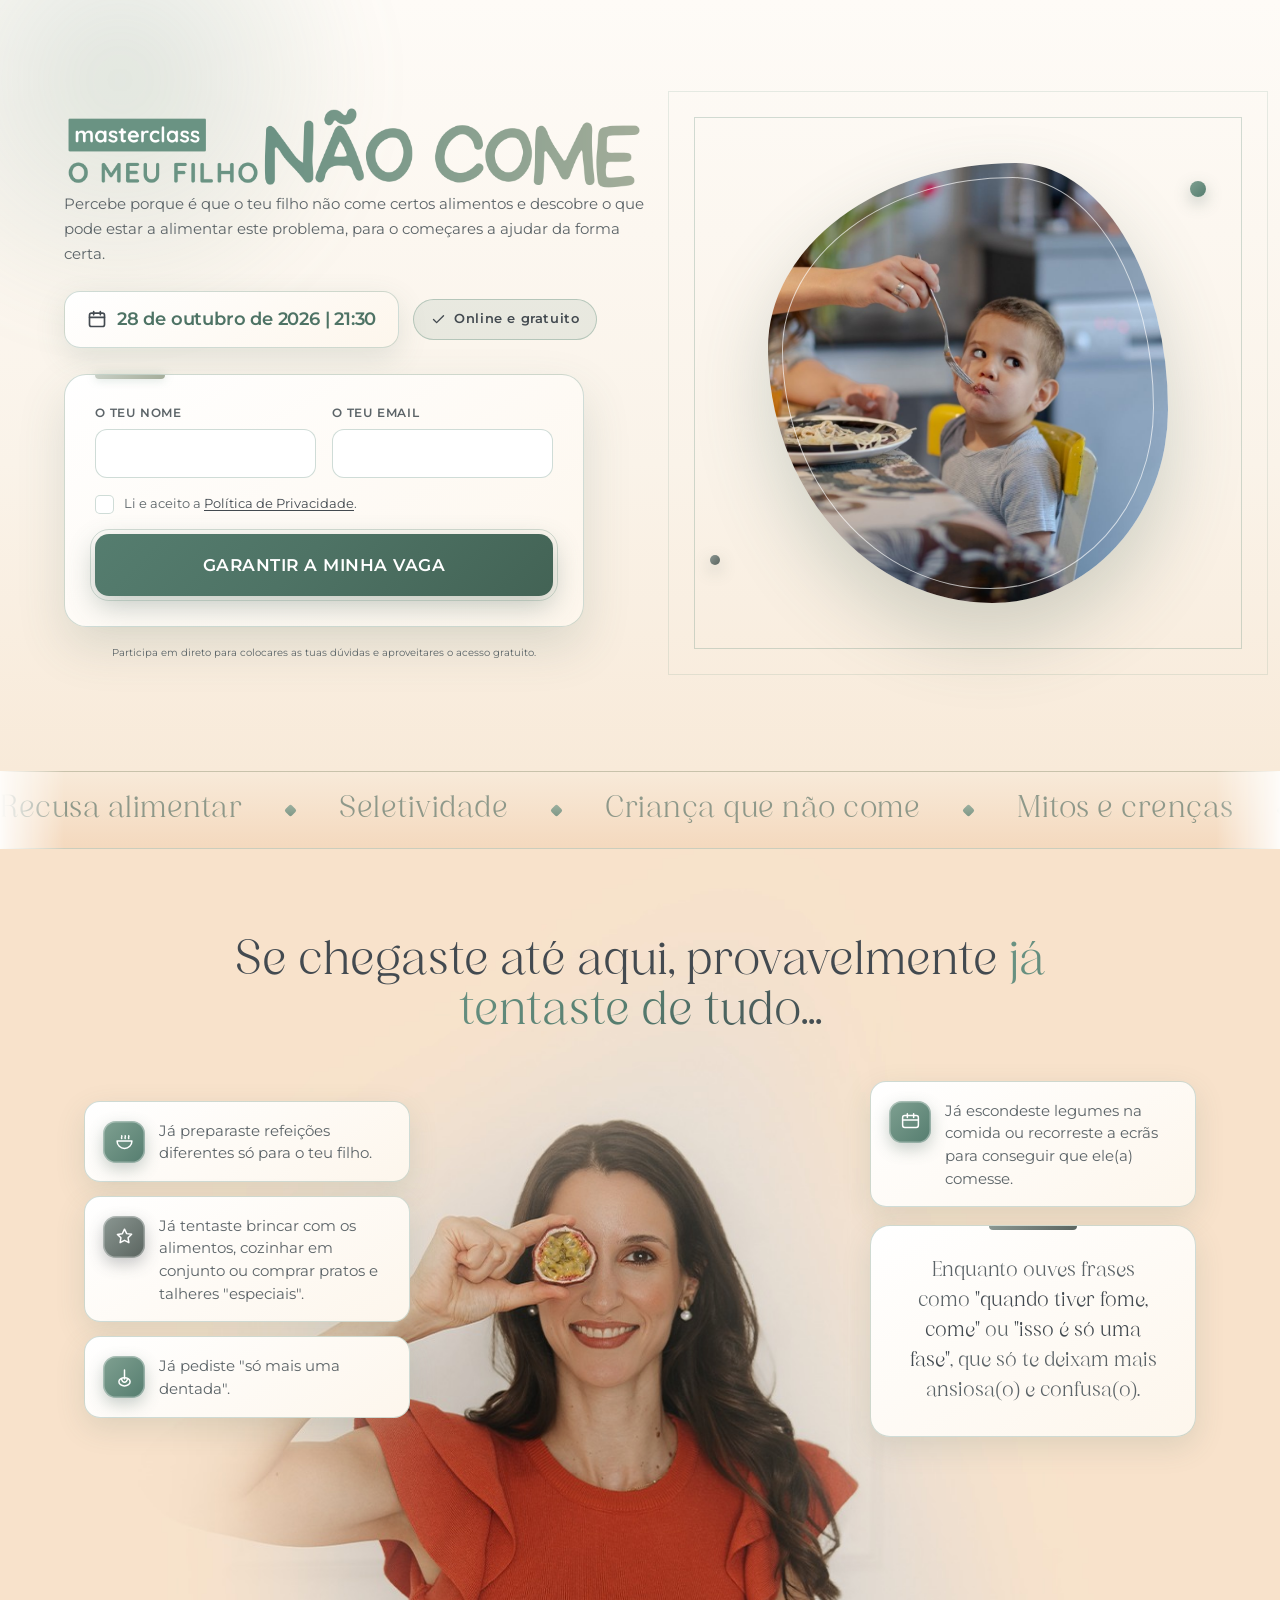
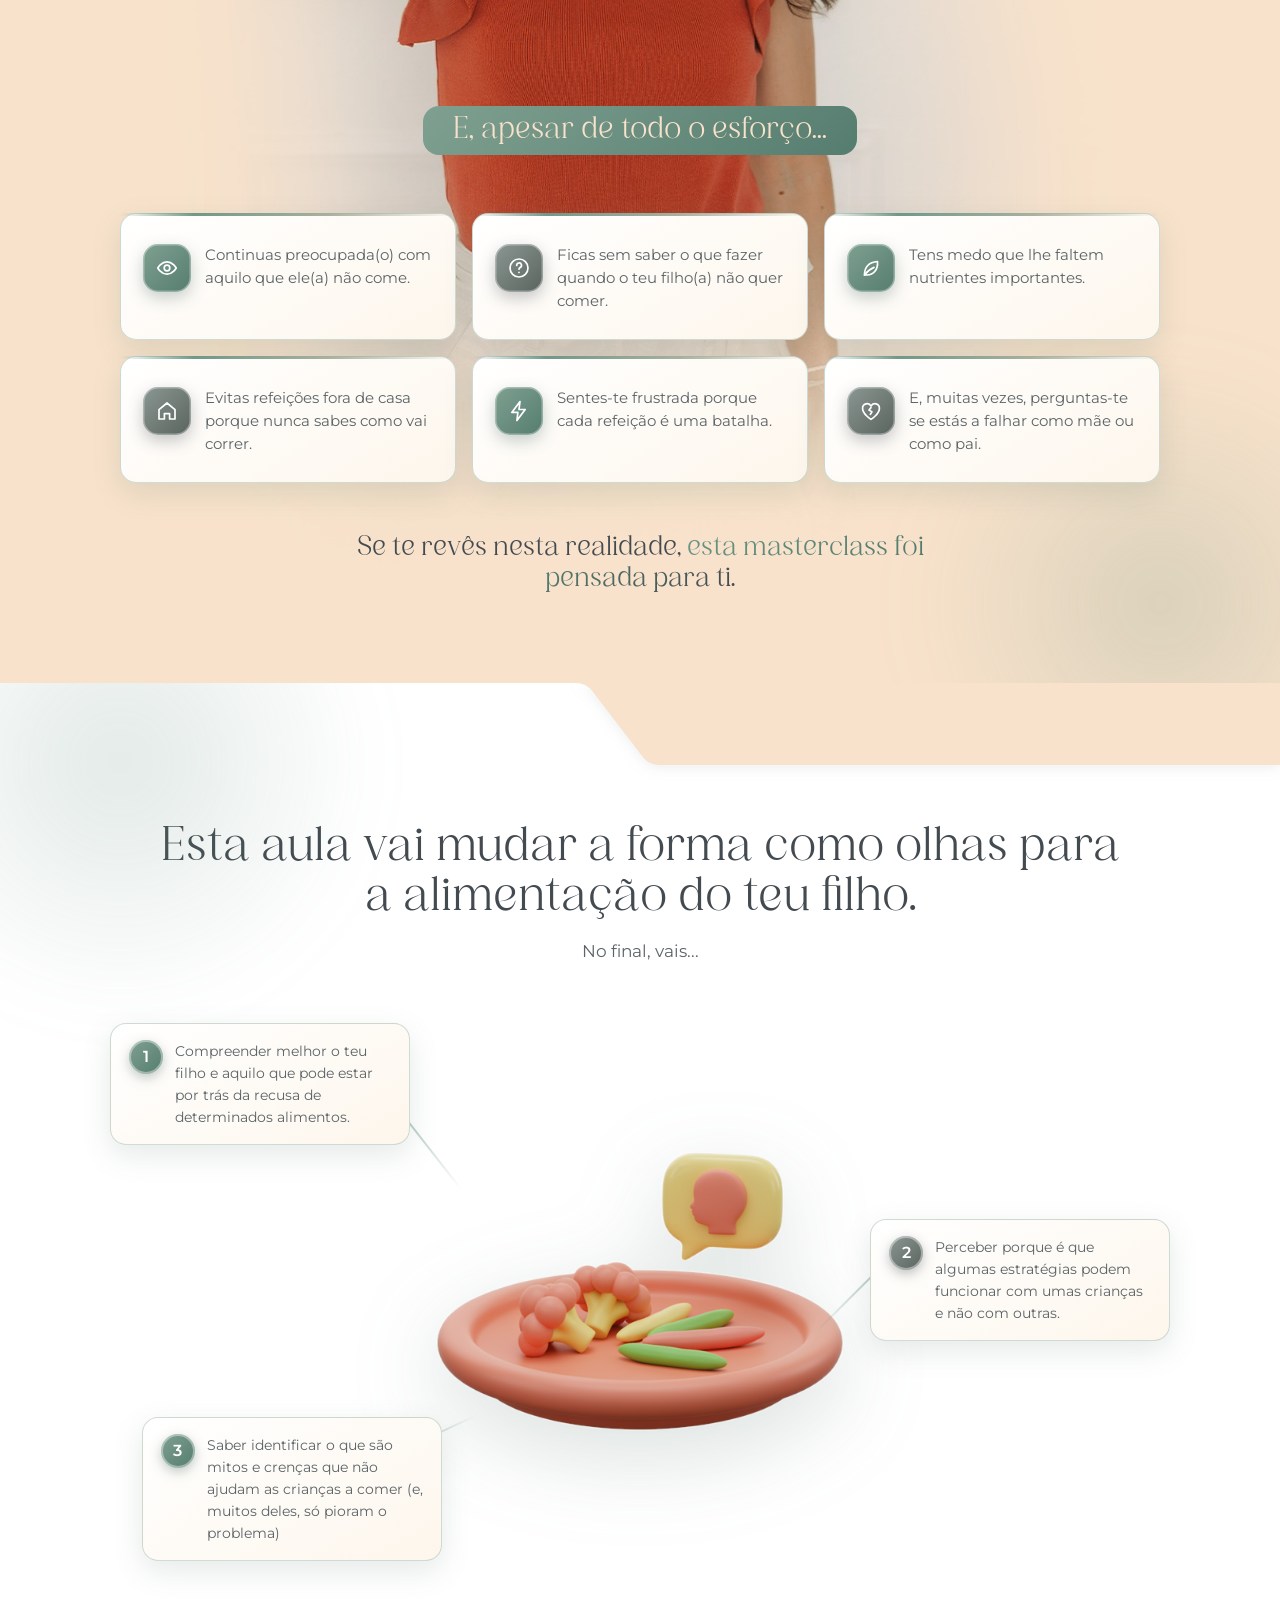
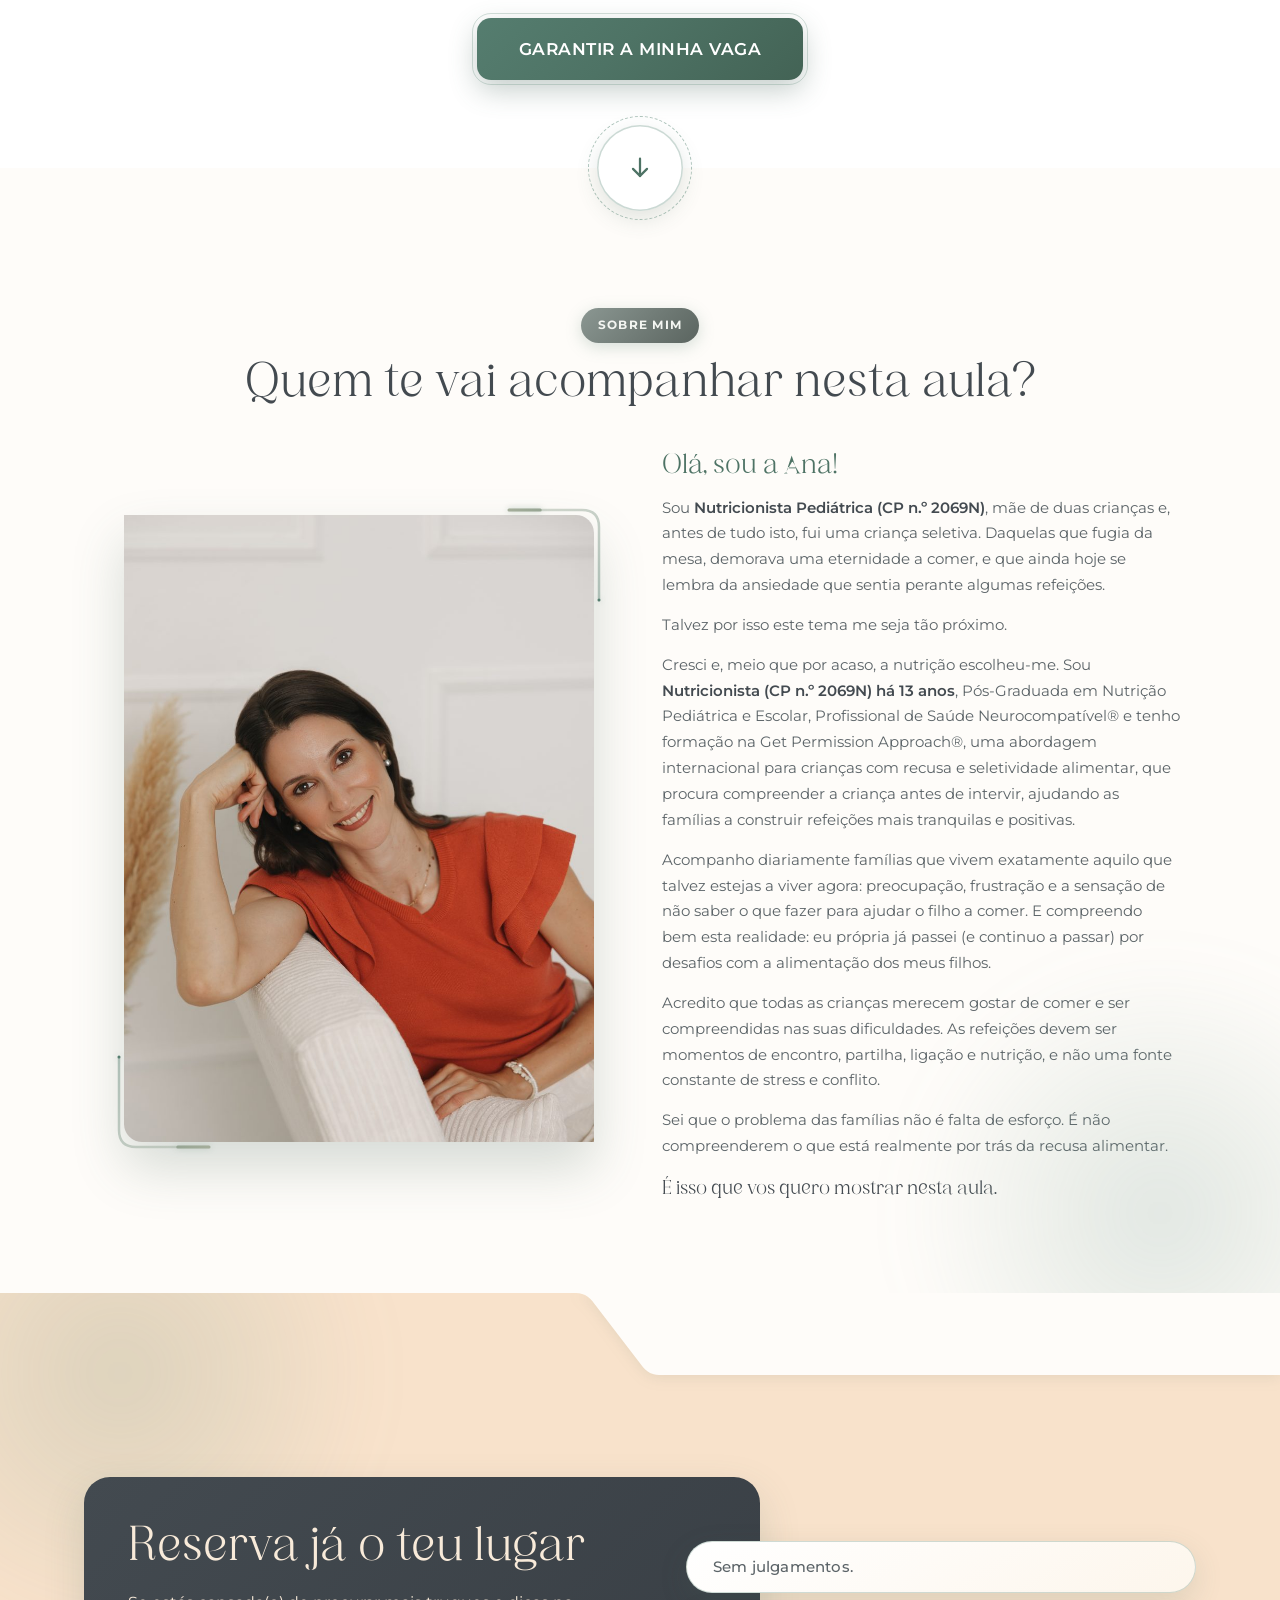
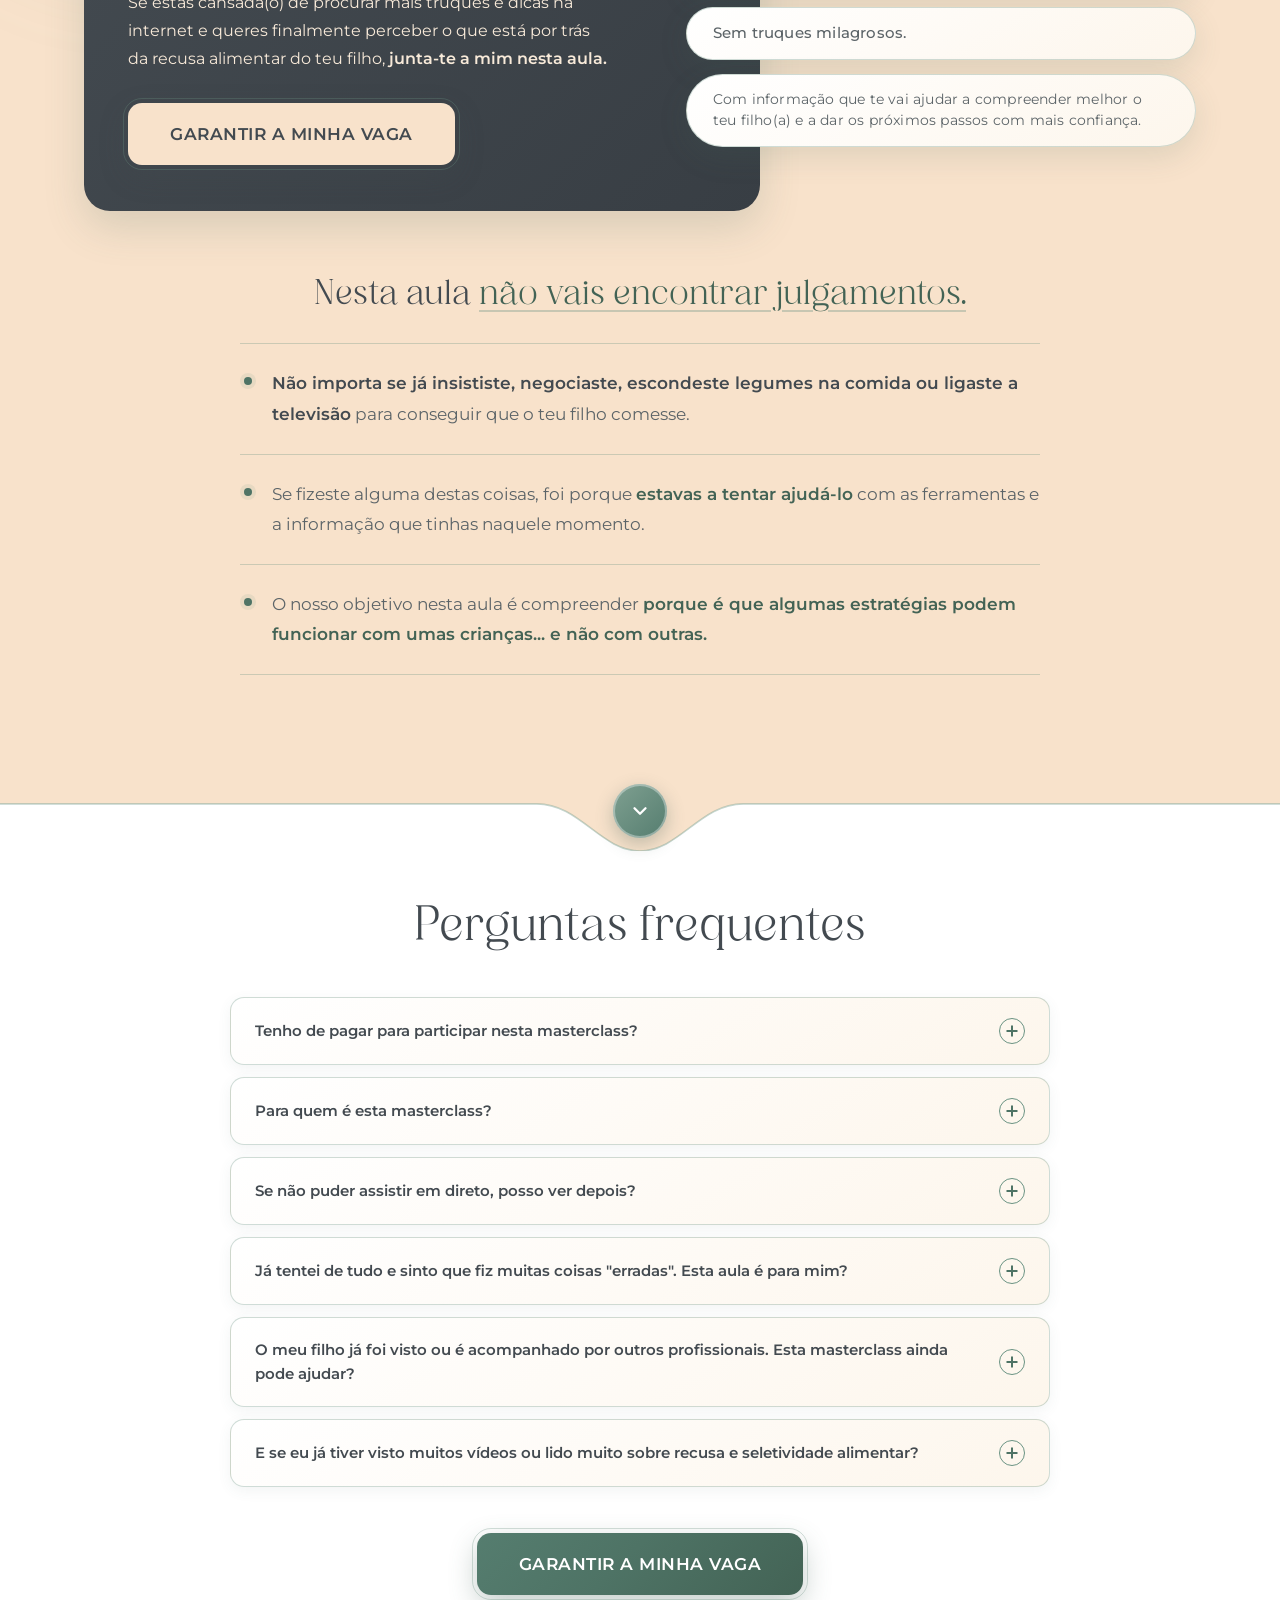
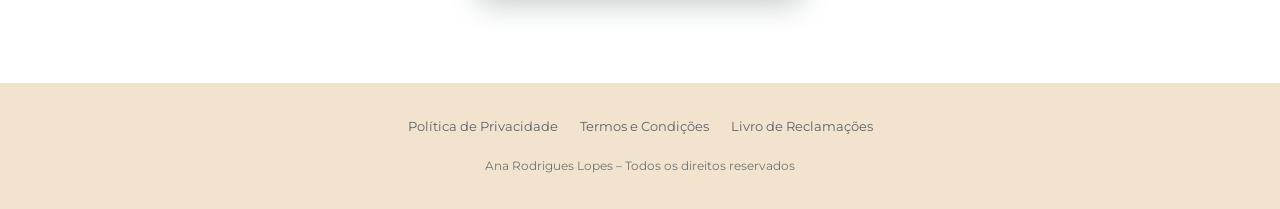
<file: index.html>
<!DOCTYPE html>
<html lang="pt-PT">
<head>
<meta charset="UTF-8">
<meta name="viewport" content="width=device-width, initial-scale=1.0">
<title>Masterclass O Meu Filho Não Come | Ana Rodrigues Lopes</title>
<meta name="description" content="Percebe porque é que o teu filho recusa alimentos e o que pode estar a alimentar o problema. Masterclass online e gratuita, 28 de outubro às 21h30.">
<meta property="og:title" content="Masterclass O Meu Filho Não Come — Ana Rodrigues Lopes">
<meta property="og:description" content="Percebe porque é que o teu filho recusa alimentos e o que pode estar a alimentar o problema. Masterclass online e gratuita, 28 de outubro de 2026 às 21h30.">
<meta property="og:type" content="website">
<meta property="og:image" content="https://contatoeltonmiranda-code.github.io/ana-rodrigues-lp5-preview/assets/logo.png">
<link rel="icon" href="data:image/svg+xml,%3Csvg xmlns='http://www.w3.org/2000/svg' viewBox='0 0 32 32'%3E%3Ccircle cx='16' cy='16' r='15' fill='%236A9383'/%3E%3C/svg%3E">
<link rel="preconnect" href="https://fonts.googleapis.com">
<link rel="preconnect" href="https://fonts.gstatic.com" crossorigin>
<link href="https://fonts.googleapis.com/css2?family=Montserrat:wght@300;400;500;600;700&display=swap" rel="stylesheet">
<link rel="preload" as="font" type="font/woff2" crossorigin href="assets/fonts/Bevenida-Regular.woff2">
<link rel="preload" as="image" href="assets/logo.png">
<link rel="stylesheet" href="assets/style.css">
</head>
<body>

<!-- ============ SECÇÃO 1 — HERO + FORMULÁRIO ============ -->
<section class="hero">
  <div class="orb tl" aria-hidden="true"></div>
  <div class="wrap hero-grid">
    <div class="hero-copy sr-hidden">
      <h1 class="hero-logo"><img src="assets/logo.png" alt="Masterclass O Meu Filho Não Come" width="1828" height="278"></h1>
      <p class="sub">Percebe porque é que o teu filho não come certos alimentos e descobre o que pode estar a alimentar este problema, para o começares a ajudar da forma certa.</p>
      <div class="hero-meta">
        <span class="date-badge"><svg viewBox="0 0 24 24" aria-hidden="true" focusable="false"><rect x="3" y="5" width="18" height="16" rx="2.5"/><path d="M3 10h18M8 3v4M16 3v4"/></svg>28 de outubro de 2026 | 21:30</span>
        <span class="hmi"><svg viewBox="0 0 24 24" aria-hidden="true" focusable="false"><polyline points="4 12 9 17 20 6"/></svg>Online e gratuito</span>
      </div>
      <form class="lp-form" method="post" action="https://systeme.io/embedded/44086194/subscription" id="formulario">
        <div class="lp-fields">
          <div class="lp-field">
            <label for="fNome">O teu nome</label>
            <input type="text" id="fNome" name="first_name" autocomplete="given-name" required>
          </div>
          <div class="lp-field">
            <label for="fEmail">O teu email</label>
            <input type="email" id="fEmail" name="email" autocomplete="email" required>
          </div>
        </div>
        <label class="lp-consent" for="fPriv">
          <input type="checkbox" id="fPriv" required>
          <span>Li e aceito a <a href="https://www.lp.entrepapasefrutas.pt/politicaprivacidade" target="_blank" rel="noopener">Política de Privacidade</a>.</span>
        </label>
        <p class="lp-consent-msg" hidden>Confirma a aceitação da Política de Privacidade para continuar.</p>
        <button type="submit" class="btn lg full">Garantir a minha vaga</button>
      </form>
      <p class="lp-nota">Participa em direto para colocares as tuas dúvidas e aproveitares o acesso gratuito.</p>
    </div>
    <div class="hero-visual sr-hidden" aria-hidden="true">
      <div class="hv-ring"></div>
      <div class="hv-ring b"></div>
      <div class="hv-shape"><img src="assets/crianca-recusa-alimentar.jpg" alt="" loading="eager" width="1600" height="1080"></div>
      <span class="hv-dot d1"></span>
      <span class="hv-dot d2"></span>
    </div>
  </div>
</section>

<!-- ============ DIVISÓRIA — FAIXA MARQUEE (r19->r20) ============ -->
<div class="faixa-marquee" aria-hidden="true">
  <div class="fm-track">
    <div class="fm-group">
      <span>Recusa alimentar</span><i></i>
      <span>Seletividade</span><i></i>
      <span>Criança que não come</span><i></i>
      <span>Mitos e crenças</span><i></i>
      <span>Refeições em batalha</span><i></i>
      <span>Novos alimentos</span><i></i>
    </div>
    <div class="fm-group">
      <span>Recusa alimentar</span><i></i>
      <span>Seletividade</span><i></i>
      <span>Criança que não come</span><i></i>
      <span>Mitos e crenças</span><i></i>
      <span>Refeições em batalha</span><i></i>
      <span>Novos alimentos</span><i></i>
    </div>
  </div>
</div>

<!-- ============ SECÇÃO 2 — IDENTIFICAÇÃO COM DORES ============ -->
<section class="sec sec-duv">
  <div class="orb coral br" aria-hidden="true"></div>
  <div class="wrap">
    <div class="center">
      <h2 class="maxw-lg sr-hidden">Se chegaste até aqui, provavelmente <span class="txt-grad">já tentaste de tudo...</span></h2>
    </div>
    <div class="duv-tri">
      <div class="duv-col sr-hidden">
        <div class="dores-cards">
          <div class="dores-card">
            <span class="dc-ico" aria-hidden="true"><svg viewBox="0 0 24 24" aria-hidden="true" focusable="false"><path d="M3.5 11.5h17c0 4.7-3.8 8.5-8.5 8.5s-8.5-3.8-8.5-8.5z"/><path d="M8.8 8.4c-1-1 .95-1.95 0-3"/><path d="M12.8 8.4c-1-1 .95-1.95 0-3"/><path d="M16.8 8.4c-1-1 .95-1.95 0-3"/></svg></span>
            <p>Já preparaste refeições diferentes só para o teu filho.</p>
          </div>
          <div class="dores-card">
            <span class="dc-ico" aria-hidden="true"><svg viewBox="0 0 24 24" aria-hidden="true" focusable="false"><path d="M12 3.6l2.5 5.1 5.6.8-4 4 .9 5.6-5-2.7-5 2.7.9-5.6-4-3.9 5.6-.8z"/></svg></span>
            <p>Já tentaste brincar com os alimentos, cozinhar em conjunto ou comprar pratos e talheres "especiais".</p>
          </div>
          <div class="dores-card">
            <span class="dc-ico" aria-hidden="true"><svg viewBox="0 0 24 24" aria-hidden="true" focusable="false"><path d="M12 3.4v10.2"/><path d="M8.6 13.9c.6 2.3 1.8 3.5 3.4 3.5s2.8-1.2 3.4-3.5"/><ellipse cx="12" cy="16.9" rx="6.4" ry="4.7"/></svg></span>
            <p>Já pediste "só mais uma dentada".</p>
          </div>
        </div>
      </div>
      <!-- r22: espaco da imagem VAZIO — o container mantem o tamanho/posicao
           no grid, mas sem imagem (posicionamentos dos outros elementos intactos) -->
      <div class="duv-photo sr-hidden" aria-hidden="true"></div>
      <div class="duv-col duv-col-r sr-hidden">
        <!-- r34: frase "Já escondeste legumes..." movida da coluna esquerda
             para a direita, acima do card das frases -->
        <div class="dores-card">
          <span class="dc-ico" aria-hidden="true"><svg viewBox="0 0 24 24" aria-hidden="true" focusable="false"><rect x="3" y="5.2" width="18" height="13.6" rx="2.4"/><path d="M3 10.2h18"/><path d="M8.4 3v4.4M15.6 3v4.4"/></svg></span>
          <p>Já escondeste legumes na comida ou recorreste a ecrãs para conseguir que ele(a) comesse.</p>
        </div>
        <div class="frases">
          <p>Enquanto ouves frases como <b>"quando tiver fome, come"</b> ou <b>"isso é só uma fase"</b>, que só te deixam mais ansiosa(o) e confusa(o).</p>
        </div>
      </div>
    </div>
    <p class="peso-head sr-hidden"><mark>E, apesar de todo o esforço...</mark></p>
    <div class="peso-cards">
      <div class="peso-card sr-hidden"><span class="pw" aria-hidden="true"><svg viewBox="0 0 24 24" aria-hidden="true" focusable="false"><path d="M2.8 12S6.2 5.8 12 5.8 21.2 12 21.2 12 17.8 18.2 12 18.2 2.8 12 2.8 12z"/><circle cx="12" cy="12" r="2.8"/></svg></span><p>Continuas preocupada(o) com aquilo que ele(a) não come.</p></div>
      <div class="peso-card sr-hidden"><span class="pw" aria-hidden="true"><svg viewBox="0 0 24 24" aria-hidden="true" focusable="false"><circle cx="12" cy="12" r="9"/><path d="M9.7 9.4a2.4 2.4 0 1 1 3.3 2.2c-.7.3-1 .8-1 1.6"/><path d="M12 16.4v.1"/></svg></span><p>Ficas sem saber o que fazer quando o teu filho(a) não quer comer.</p></div>
      <div class="peso-card sr-hidden"><span class="pw" aria-hidden="true"><svg viewBox="0 0 24 24" aria-hidden="true" focusable="false"><path d="M5.5 19c0-8 4.8-12.8 13-13.5.7 8.2-4 13.5-10.5 13.5-1 0-2-.2-2.5 0z"/><path d="M5.5 19c2.8-3.8 5.6-6 9.5-7.6"/></svg></span><p>Tens medo que lhe faltem nutrientes importantes.</p></div>
      <div class="peso-card sr-hidden"><span class="pw" aria-hidden="true"><svg viewBox="0 0 24 24" aria-hidden="true" focusable="false"><path d="M4 10.6 12 4l8 6.6V20h-5.4v-5.4H9.4V20H4z"/></svg></span><p>Evitas refeições fora de casa porque nunca sabes como vai correr.</p></div>
      <div class="peso-card sr-hidden"><span class="pw" aria-hidden="true"><svg viewBox="0 0 24 24" aria-hidden="true" focusable="false"><path d="M13 2.5 4.8 13.4h6.1l-1 8.1 8.3-11H12z"/></svg></span><p>Sentes-te frustrada porque cada refeição é uma batalha.</p></div>
      <div class="peso-card sr-hidden"><span class="pw" aria-hidden="true"><svg viewBox="0 0 24 24" aria-hidden="true" focusable="false"><path d="M12 20.4S3.6 15 3.6 9.4A4.5 4.5 0 0 1 12 7a4.5 4.5 0 0 1 8.4 2.4c0 5.6-8.4 11-8.4 11z"/><path d="M12 8.6 10 11l3 1.9-1.6 2.4"/></svg></span><p>E, muitas vezes, perguntas-te se estás a falhar como mãe ou como pai.</p></div>
    </div>
    <p class="dores-close sr-hidden">Se te revês nesta realidade, <span class="txt-grad">esta masterclass foi pensada para ti.</span></p>
  </div>
</section>

<!-- ============ SECÇÃO 3 — TRANSFORMAÇÃO / BENEFÍCIOS ============ -->
<section class="sec sec-imag sec-recebe">
  <div class="aba from-prancheta dir-r" aria-hidden="true"></div>
  <div class="orb tl" aria-hidden="true"></div>
  <div class="wrap center">
    <h2 class="maxw-lg sr-hidden">Esta aula vai mudar a forma como olhas para a alimentação do teu filho.</h2>
    <p class="lead duv-intro sr-hidden">No final, vais...</p>
    <!-- r35 (desfazer r31->r32): volta o layout anterior desta secao — imagem
         IA (recusa-ia.png) no centro, labels flutuantes l1/l2/l3 nas posicoes
         de antes e o efeito das LINHAS CONECTORAS (r24) de cada card ate a
         imagem. Copy verbatim. -->
    <div class="ia-stage">
      <img class="ia-img sr-hidden" src="assets/recusa-ia.png" alt="Ilustração de um prato com legumes recusados e um balão de fala com uma criança a virar a cara" loading="lazy" width="544" height="381">
      <span class="ia-linha fl1" aria-hidden="true"></span>
      <span class="ia-linha fl2" aria-hidden="true"></span>
      <span class="ia-linha fl3" aria-hidden="true"></span>
      <div class="ia-label l1 sr-hidden">
        <span class="ia-no" aria-hidden="true">1</span>
        <p>Compreender melhor o teu filho e aquilo que pode estar por trás da recusa de determinados alimentos.</p>
      </div>
      <div class="ia-label l2 sr-hidden">
        <span class="ia-no" aria-hidden="true">2</span>
        <p>Perceber porque é que algumas estratégias podem funcionar com umas crianças e não com outras.</p>
      </div>
      <div class="ia-label l3 sr-hidden">
        <span class="ia-no" aria-hidden="true">3</span>
        <p>Saber identificar o que são mitos e crenças que não ajudam as crianças a comer (e, muitos deles, só pioram o problema)</p>
      </div>
    </div>
    <div class="cta-row sr-hidden"><button type="button" class="btn lg js-pop">Garantir a minha vaga</button></div>
  </div>
</section>

<!-- ============ SECÇÃO 4 — SOBRE MIM ============ -->
<section class="sec sec-sobre sec-recebe">
  <div class="sep-seal" style="--ss-cor:var(--paper)" aria-hidden="true">
    <svg viewBox="0 0 24 24" focusable="false"><path d="M12 4.5v14"/><path d="M6.4 12.7l5.6 5.6 5.6-5.6"/></svg>
  </div>
  <!-- r25: o section perde overflow:hidden (o selo straddle era cortado ao
       meio); os orbes ficam num wrapper proprio que faz o clipping -->
  <div class="sec-bg" aria-hidden="true">
    <div class="orb br"></div>
  </div>
  <div class="wrap center">
    <span class="eyebrow coral sr-hidden">Sobre mim</span>
    <h2 class="sr-hidden">Quem te vai acompanhar nesta aula?</h2>
  </div>
  <div class="wrap">
    <!-- ronda 6 (r42): collage REFEITA na geometria da ref r37 — foto de
         cima full width (15/8, cantos retos), gap de fundo, DUAS embaixo
         (4/3, sem moldura) e selo C.P. animado no CENTRO, cravado na linha
         onde as tres fotos se encontram. Copy verbatim. -->
    <div class="sobre-grid">
      <div class="sobre-collage sr-hidden">
        <figure class="sc-single"><img src="assets/ana-6.jpg" alt="Ana Rodrigues Lopes a olhar diretamente para a câmara" loading="lazy" width="900" height="1350"></figure>
        <svg class="corner corner-tr" viewBox="0 0 96 96" aria-hidden="true" focusable="false">
          <linearGradient id="ckSageA" x1="0" y1="0" x2="1" y2="1"><stop offset="0" stop-color="#A4AD9A"/><stop offset="1" stop-color="#557D6F"/></linearGradient>
          <path class="ck-linha" d="M3 3 L76 3 Q93 3 93 20 L93 93" pathLength="200"/>
          <path class="ck-spark" d="M3 3 L76 3 Q93 3 93 20 L93 93" pathLength="200"/>
        </svg>
        <svg class="corner corner-bl" viewBox="0 0 96 96" aria-hidden="true" focusable="false">
          <linearGradient id="ckSageB" x1="0" y1="0" x2="1" y2="1"><stop offset="0" stop-color="#A4AD9A"/><stop offset="1" stop-color="#557D6F"/></linearGradient>
          <path class="ck-linha" d="M3 3 L76 3 Q93 3 93 20 L93 93" pathLength="200"/>
          <path class="ck-spark" d="M3 3 L76 3 Q93 3 93 20 L93 93" pathLength="200"/>
        </svg>
      </div>
      <div class="sobre-txt sr-hidden">
        <h3>Olá, sou a Ana!</h3>
        <p>Sou <strong>Nutricionista Pediátrica (CP n.º 2069N)</strong>, mãe de duas crianças e, antes de tudo isto, fui uma criança seletiva. Daquelas que fugia da mesa, demorava uma eternidade a comer, e que ainda hoje se lembra da ansiedade que sentia perante algumas refeições.</p>
        <p>Talvez por isso este tema me seja tão próximo.</p>
        <p>Cresci e, meio que por acaso, a nutrição escolheu-me. Sou <strong>Nutricionista (CP n.º 2069N) há 13 anos</strong>, Pós-Graduada em Nutrição Pediátrica e Escolar, Profissional de Saúde Neurocompatível&reg; e tenho formação na Get Permission Approach&reg;, uma abordagem internacional para crianças com recusa e seletividade alimentar, que procura compreender a criança antes de intervir, ajudando as famílias a construir refeições mais tranquilas e positivas.</p>
        <p>Acompanho diariamente famílias que vivem exatamente aquilo que talvez estejas a viver agora: preocupação, frustração e a sensação de não saber o que fazer para ajudar o filho a comer. E compreendo bem esta realidade: eu própria já passei (e continuo a passar) por desafios com a alimentação dos meus filhos.</p>
        <p>Acredito que todas as crianças merecem gostar de comer e ser compreendidas nas suas dificuldades. As refeições devem ser momentos de encontro, partilha, ligação e nutrição, e não uma fonte constante de stress e conflito.</p>
        <p>Sei que o problema das famílias não é falta de esforço. É não compreenderem o que está realmente por trás da recusa alimentar.</p>
        <p class="sobre-fim">É isso que vos quero mostrar nesta aula.</p>
      </div>
    </div>
  </div>
</section>

<!-- ============ SECÇÃO 4b — RESERVA JÁ O TEU LUGAR ============ -->
<section class="sec sec-reserva sec-recebe">
  <div class="aba from-cream dir-r" aria-hidden="true"></div>
  <div class="orb tl" aria-hidden="true"></div>
  <div class="wrap">
    <div class="res-grid">
      <div class="res-card sr-hidden">
        <h2>Reserva já o teu lugar</h2>
        <p class="res-lead">Se estás cansada(o) de procurar mais truques e dicas na internet e queres finalmente perceber o que está por trás da recusa alimentar do teu filho, <b>junta-te a mim nesta aula.</b></p>
        <button type="button" class="btn lg js-pop">Garantir a minha vaga</button>
      </div>
      <aside class="res-panel sr-hidden" aria-label="O que esta aula te garante">
        <span class="rp-pill">Sem julgamentos.</span>
        <span class="rp-pill">Sem truques milagrosos.</span>
        <span class="rp-pill rp-wide">Com informação que te vai ajudar a compreender melhor o teu filho(a) e a dar os próximos passos com mais confiança.</span>
      </aside>
    </div>
    <!-- r63: listagem simples, sem fotografia; copy verbatim com destaques. -->
    <div class="julgos sr-hidden">
      <h3>Nesta aula <span class="jul-accent">não vais encontrar julgamentos.</span></h3>
      <ul class="jul-list">
        <li><p><strong>Não importa se já insististe, negociaste, escondeste legumes na comida ou ligaste a televisão</strong> para conseguir que o teu filho comesse.</p></li>
        <li><p>Se fizeste alguma destas coisas, foi porque <strong class="jul-accent">estavas a tentar ajudá-lo</strong> com as ferramentas e a informação que tinhas naquele momento.</p></li>
        <li><p>O nosso objetivo nesta aula é compreender <strong class="jul-accent">porque é que algumas estratégias podem funcionar com umas crianças... e não com outras.</strong></p></li>
      </ul>
    </div>
  </div>
</section>

<!-- ============ SECÇÃO 5 — FAQ ============ -->
<section class="sec sec-faq sec-recebe">
  <!-- r30: divisoria ONDULADA com icone (padrao curva-div do combo) — fill =
       cor da seccao de cima (areia da Reserva), crista com fio, circulo com
       chevron no dip central -->
  <div class="curva-div" aria-hidden="true">
    <svg viewBox="0 0 1440 112" preserveAspectRatio="none" focusable="false">
      <path class="cd-fill" d="M0,0 H1440 V52 H836 C788,52 764,112 720,112 C676,112 652,52 604,52 H0 Z"/>
      <path class="cd-crest" d="M0,52 H604 C652,52 676,112 720,112 C764,112 788,52 836,52 H1440"/>
    </svg>
    <span class="cd-circle">
      <svg viewBox="0 0 24 24" stroke-linecap="round" stroke-linejoin="round" focusable="false"><polyline points="6 9 12 15 18 9"/></svg>
    </span>
  </div>
  <div class="wrap center">
    <h2 class="maxw sr-hidden">Perguntas frequentes</h2>
  </div>
  <div class="wrap">
    <div class="faq-list">
      <details class="faq-item sr-hidden">
        <summary>Tenho de pagar para participar nesta masterclass?<span class="fq-ico" aria-hidden="true"></span></summary>
        <div class="faq-ans"><p>Não. A participação em direto é totalmente gratuita.</p></div>
      </details>
      <details class="faq-item sr-hidden">
        <summary>Para quem é esta masterclass?<span class="fq-ico" aria-hidden="true"></span></summary>
        <div class="faq-ans"><p>Para mães e pais de bebés e crianças entre os 2 e os 6 anos que recusam alimentos ou têm uma alimentação mais restrita. Desde crianças com seletividade leve e normal para a idade até crianças com uma restrição alimentar mais marcada (em que aceitam apenas 5-6 alimentos diferentes).</p></div>
      </details>
      <details class="faq-item sr-hidden">
        <summary>Se não puder assistir em direto, posso ver depois?<span class="fq-ico" aria-hidden="true"></span></summary>
        <div class="faq-ans"><p>A gravação vai ficar disponível depois, mas terá um custo. Se quiseres ver gratuitamente, garante o teu lugar e assiste em direto.</p></div>
      </details>
      <details class="faq-item sr-hidden">
        <summary>Já tentei de tudo e sinto que fiz muitas coisas "erradas". Esta aula é para mim?<span class="fq-ico" aria-hidden="true"></span></summary>
        <div class="faq-ans">
          <p>Sim. Aliás, esta aula foi pensada precisamente para famílias que sentem que já experimentaram de tudo e continuam sem perceber porque é que nada parece resultar.</p>
          <p>Se te sentes assim, quero que saibas que não estás sozinha(o). A maioria das famílias que acompanho chega exatamente com esse sentimento.</p>
          <p>O objetivo desta aula não é dizer-te o que devias ter feito. É ajudar-te a compreender melhor o teu filho(a), para que possas tomar decisões com mais segurança e menos culpa a partir de agora.</p>
        </div>
      </details>
      <details class="faq-item sr-hidden">
        <summary>O meu filho já foi visto ou é acompanhado por outros profissionais. Esta masterclass ainda pode ajudar?<span class="fq-ico" aria-hidden="true"></span></summary>
        <div class="faq-ans"><p>Sim. Esta aula não substitui uma avaliação individual, mas vai ajudar-te a compreender melhor a recusa alimentar, a olhar para este desafio de uma forma diferente e a perceber porque é que nem sempre existem soluções iguais para todas as crianças.</p></div>
      </details>
      <details class="faq-item sr-hidden">
        <summary>E se eu já tiver visto muitos vídeos ou lido muito sobre recusa e seletividade alimentar?<span class="fq-ico" aria-hidden="true"></span></summary>
        <div class="faq-ans"><p>Este masterclass foi pensado precisamente para pais que sentem que já experimentaram muitas estratégias, mas continuam sem perceber porque é que nada parece resultar. O foco não será dar mais uma lista de dicas, mas ajudar-te a compreender o problema antes de escolher qualquer estratégia.</p></div>
      </details>
    </div>
    <div class="cta-row sr-hidden"><button type="button" class="btn lg js-pop">Garantir a minha vaga</button></div>
  </div>
</section>

<!-- ============ FOOTER ============ -->
<footer>
  <div class="wrap">
    <div class="foot-links">
      <a href="https://www.lp.entrepapasefrutas.pt/politicaprivacidade" target="_blank" rel="noopener">Política de Privacidade</a>
      <a href="https://www.lp.entrepapasefrutas.pt/termoscondicoes-masterclassaovivo" target="_blank" rel="noopener">Termos e Condições</a>
      <a href="https://www.livroreclamacoes.pt/" target="_blank" rel="noopener">Livro de Reclamações</a>
    </div>
    <p class="foot-copy">Ana Rodrigues Lopes &ndash; Todos os direitos reservados</p>
  </div>
</footer>

<!-- ============ POP-UP DE INSCRIÇÃO ============ -->
<div class="pop" id="popInsc" role="dialog" aria-modal="true" aria-labelledby="popTitulo">
  <div class="pop-card">
    <button type="button" class="pop-close" aria-label="Fechar"><svg viewBox="0 0 24 24" aria-hidden="true"><path d="M6 6l12 12M18 6L6 18"/></svg></button>
    <span class="eyebrow coral">Masterclass</span>
    <h3 id="popTitulo">Garante o teu lugar</h3>
    <p class="pop-sub">28 de outubro de 2026 | 21:30 &mdash; Online e gratuito.</p>
    <form class="lp-form" method="post" action="https://systeme.io/embedded/44086194/subscription">
      <div class="lp-fields">
        <div class="lp-field">
          <label for="popNome">O teu nome</label>
          <input type="text" id="popNome" name="first_name" autocomplete="given-name" required>
        </div>
        <div class="lp-field">
          <label for="popEmail">O teu email</label>
          <input type="email" id="popEmail" name="email" autocomplete="email" required>
        </div>
      </div>
      <label class="lp-consent" for="popPriv">
        <input type="checkbox" id="popPriv" required>
        <span>Li e aceito a <a href="https://www.lp.entrepapasefrutas.pt/politicaprivacidade" target="_blank" rel="noopener">Política de Privacidade</a>.</span>
      </label>
      <p class="lp-consent-msg" hidden>Confirma a aceitação da Política de Privacidade para continuar.</p>
      <button type="submit" class="btn lg full">Garantir a minha vaga</button>
    </form>
    <p class="lp-nota">Participa em direto para colocares as tuas dúvidas e aproveitares o acesso gratuito.</p>
  </div>
</div>

<script>
/* ===== iPhone abre a pagina ja scrollada — scrollRestoration manual ===== */
if('scrollRestoration' in history){history.scrollRestoration='manual';}
window.addEventListener('load',function(){
  try{window.scrollTo({top:0,left:0,behavior:'instant'});}catch(e){window.scrollTo(0,0);}
});
/* ===== Scroll reveal (stagger por irmao) ===== */
(function(){
  var reduce=window.matchMedia&&window.matchMedia('(prefers-reduced-motion:reduce)').matches;
  if(reduce||!('IntersectionObserver' in window)){
    Array.prototype.forEach.call(document.querySelectorAll('.sr-hidden'),function(el){el.classList.add('sr-visible')});
    return;
  }
  var targets=document.querySelectorAll('.sr-hidden');
  var io=new IntersectionObserver(function(entries){
    entries.forEach(function(entry){
      if(entry.isIntersecting){
        var el=entry.target;
        var siblings=el.parentElement?Array.prototype.filter.call(el.parentElement.children,function(c){return c.classList.contains('sr-hidden')}):[];
        var idx=siblings.indexOf(el);
        setTimeout(function(){el.classList.add('sr-visible')},(idx>0?idx:0)*70);
        io.unobserve(el);
      }
    });
  },{threshold:0.12,rootMargin:'0px 0px -40px 0px'});
  Array.prototype.forEach.call(targets,function(el){io.observe(el)});
})();

/* ===== Pop-up de inscricao (todos os CTA .js-pop abrem o mesmo formulario) ===== */
(function(){
  var pop=document.getElementById('popInsc');
  if(!pop)return;
  var fechar=pop.querySelector('.pop-close');
  var primeiro=pop.querySelector('input');
  function abre(){pop.classList.add('on');document.body.style.overflow='hidden';if(primeiro)primeiro.focus();}
  function fecha(){pop.classList.remove('on');document.body.style.overflow='';}
  Array.prototype.forEach.call(document.querySelectorAll('.js-pop'),function(b){
    b.addEventListener('click',abre);
  });
  fechar.addEventListener('click',fecha);
  pop.addEventListener('click',function(e){if(e.target===pop)fecha();});
  document.addEventListener('keydown',function(e){if(e.key==='Escape'&&pop.classList.contains('on'))fecha();});
})();

/* ===== Consentimento de privacidade (r21) — submit bloqueado sem checkbox ===== */
(function(){
  Array.prototype.forEach.call(document.querySelectorAll('.lp-form'),function(form){
    var box=form.querySelector('input[type="checkbox"]');
    var nota=form.querySelector('.lp-consent-msg');
    var wrap=form.querySelector('.lp-consent');
    if(!box||!nota||!wrap)return;
    form.addEventListener('submit',function(e){
      if(!box.checked){
        e.preventDefault();
        nota.hidden=false;
        wrap.classList.add('err');
        box.focus();
      }
    });
    /* a validacao nativa (required) bloqueia ANTES do submit — a msg custom
       aparece pelo evento invalid do checkbox */
    box.addEventListener('invalid',function(){
      nota.hidden=false;
      wrap.classList.add('err');
    });
    box.addEventListener('change',function(){
      if(box.checked){nota.hidden=true;wrap.classList.remove('err');}
    });
  });
})();
</script>
</body>
</html>
</file>
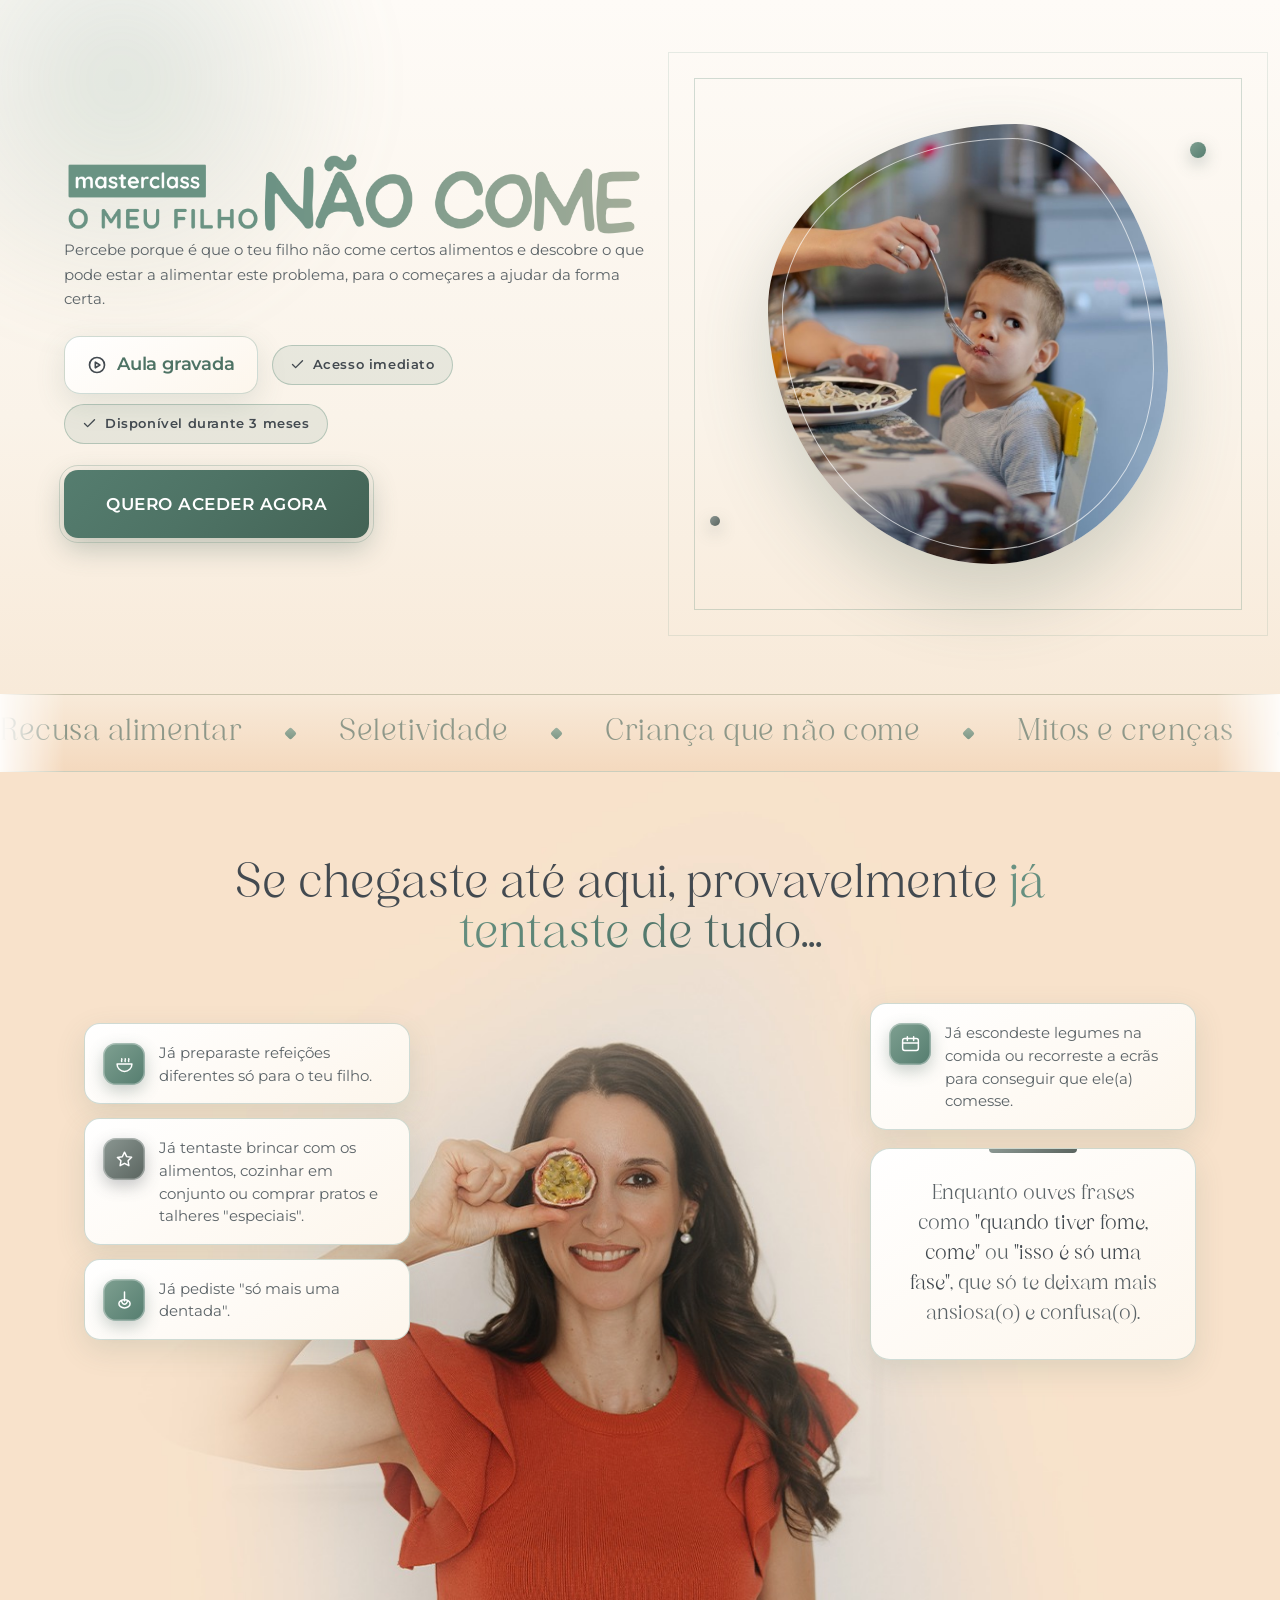
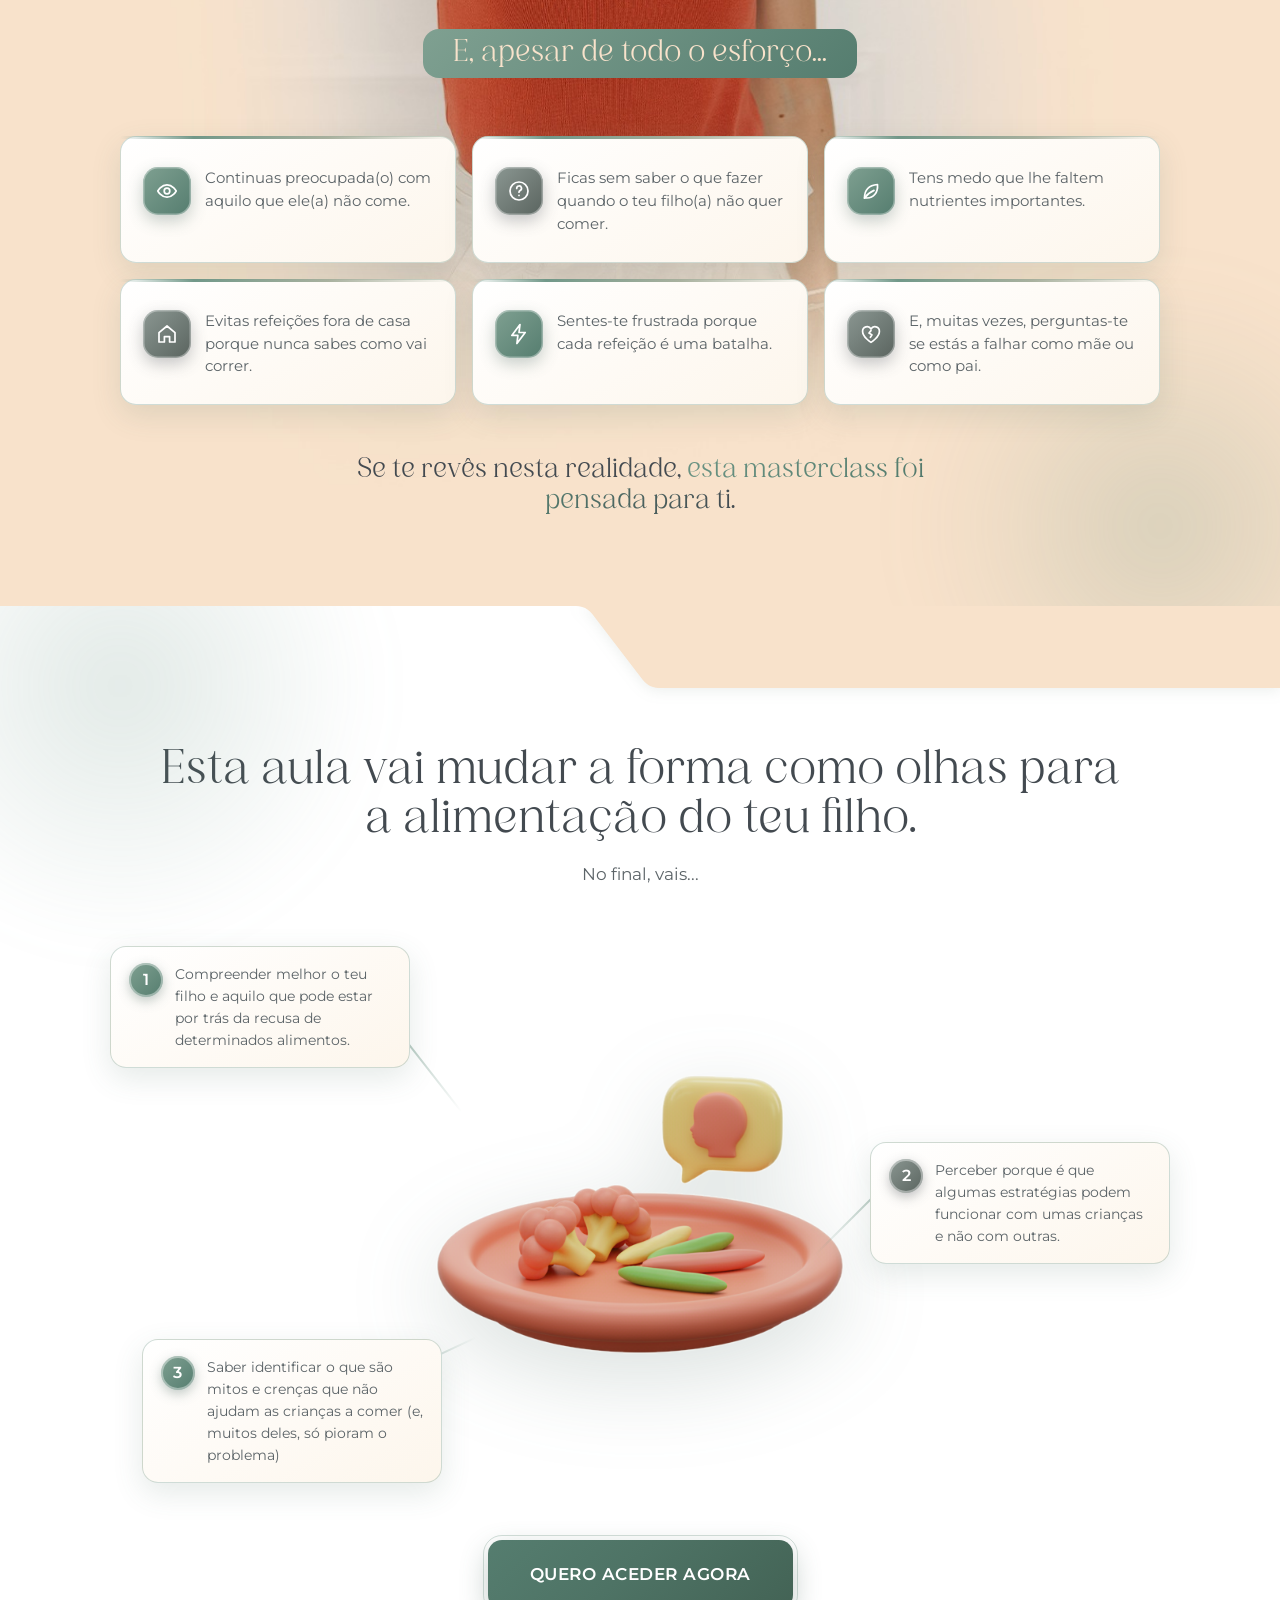
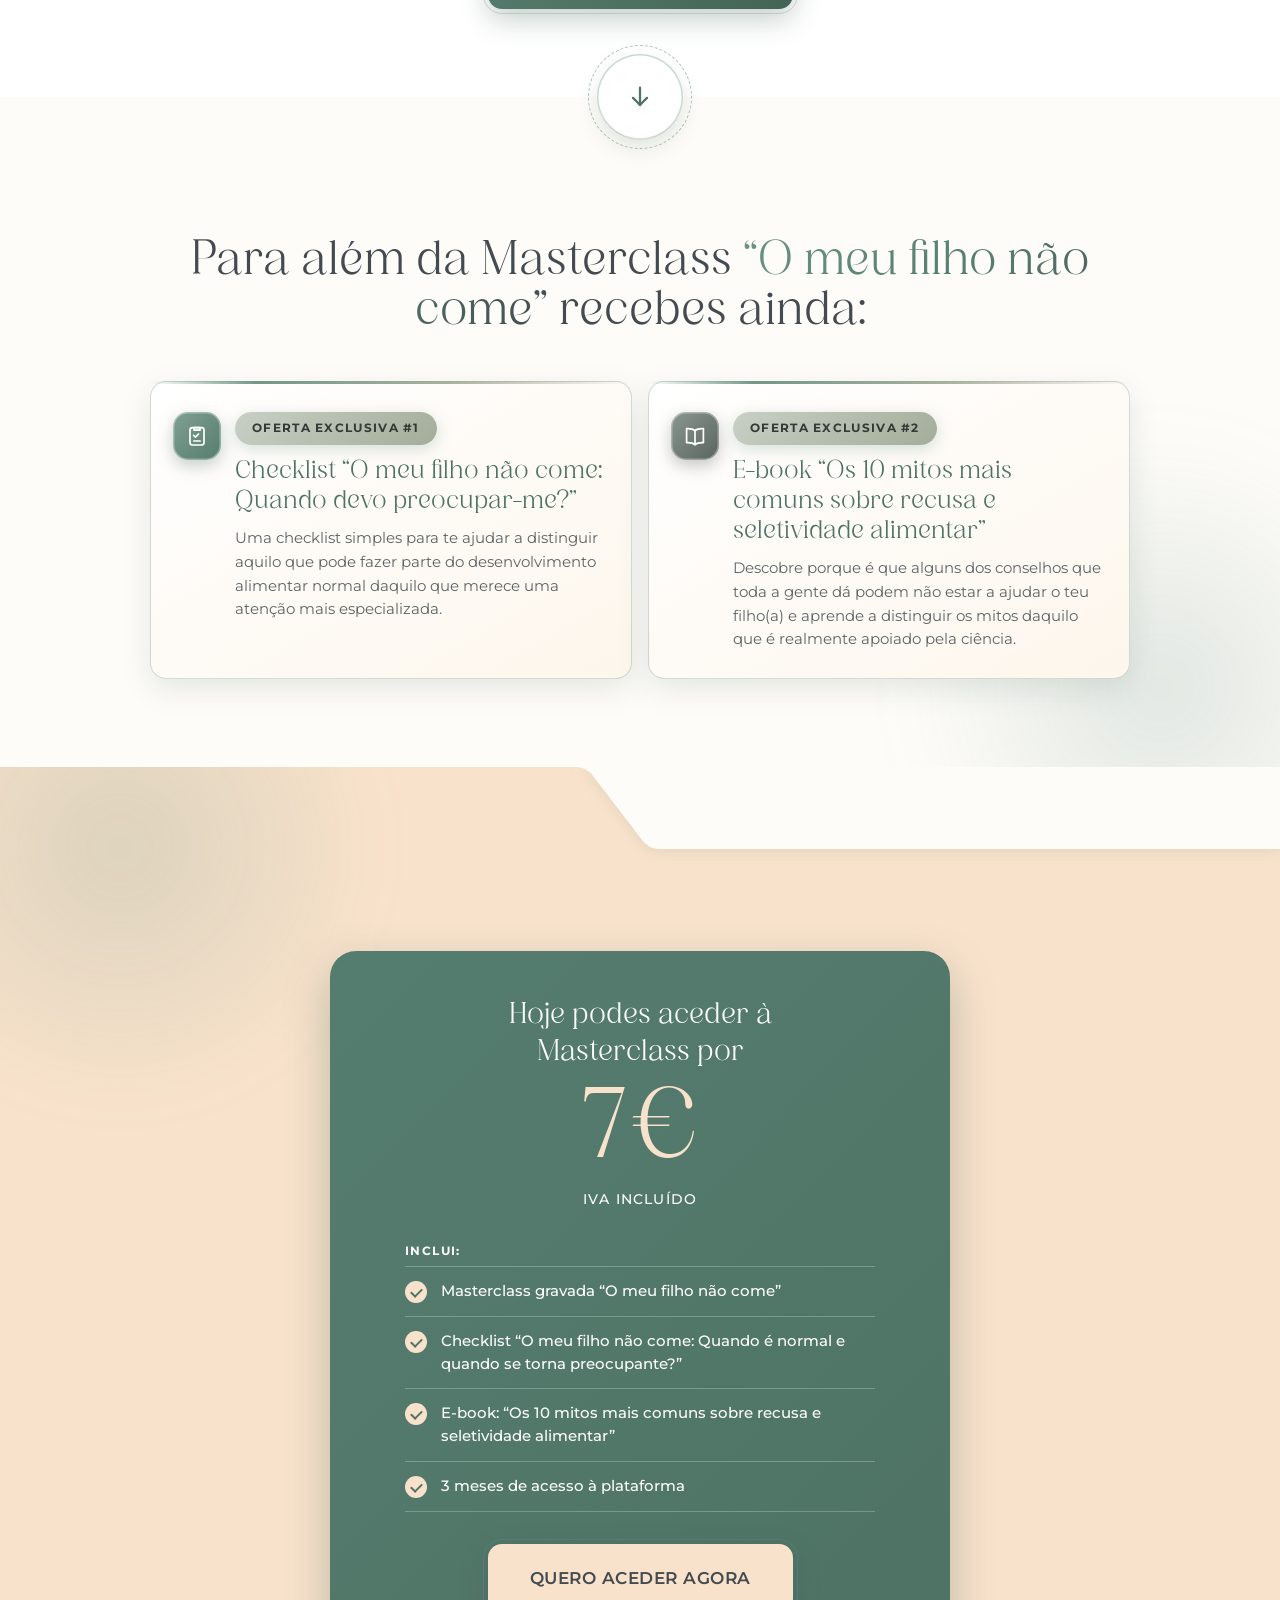
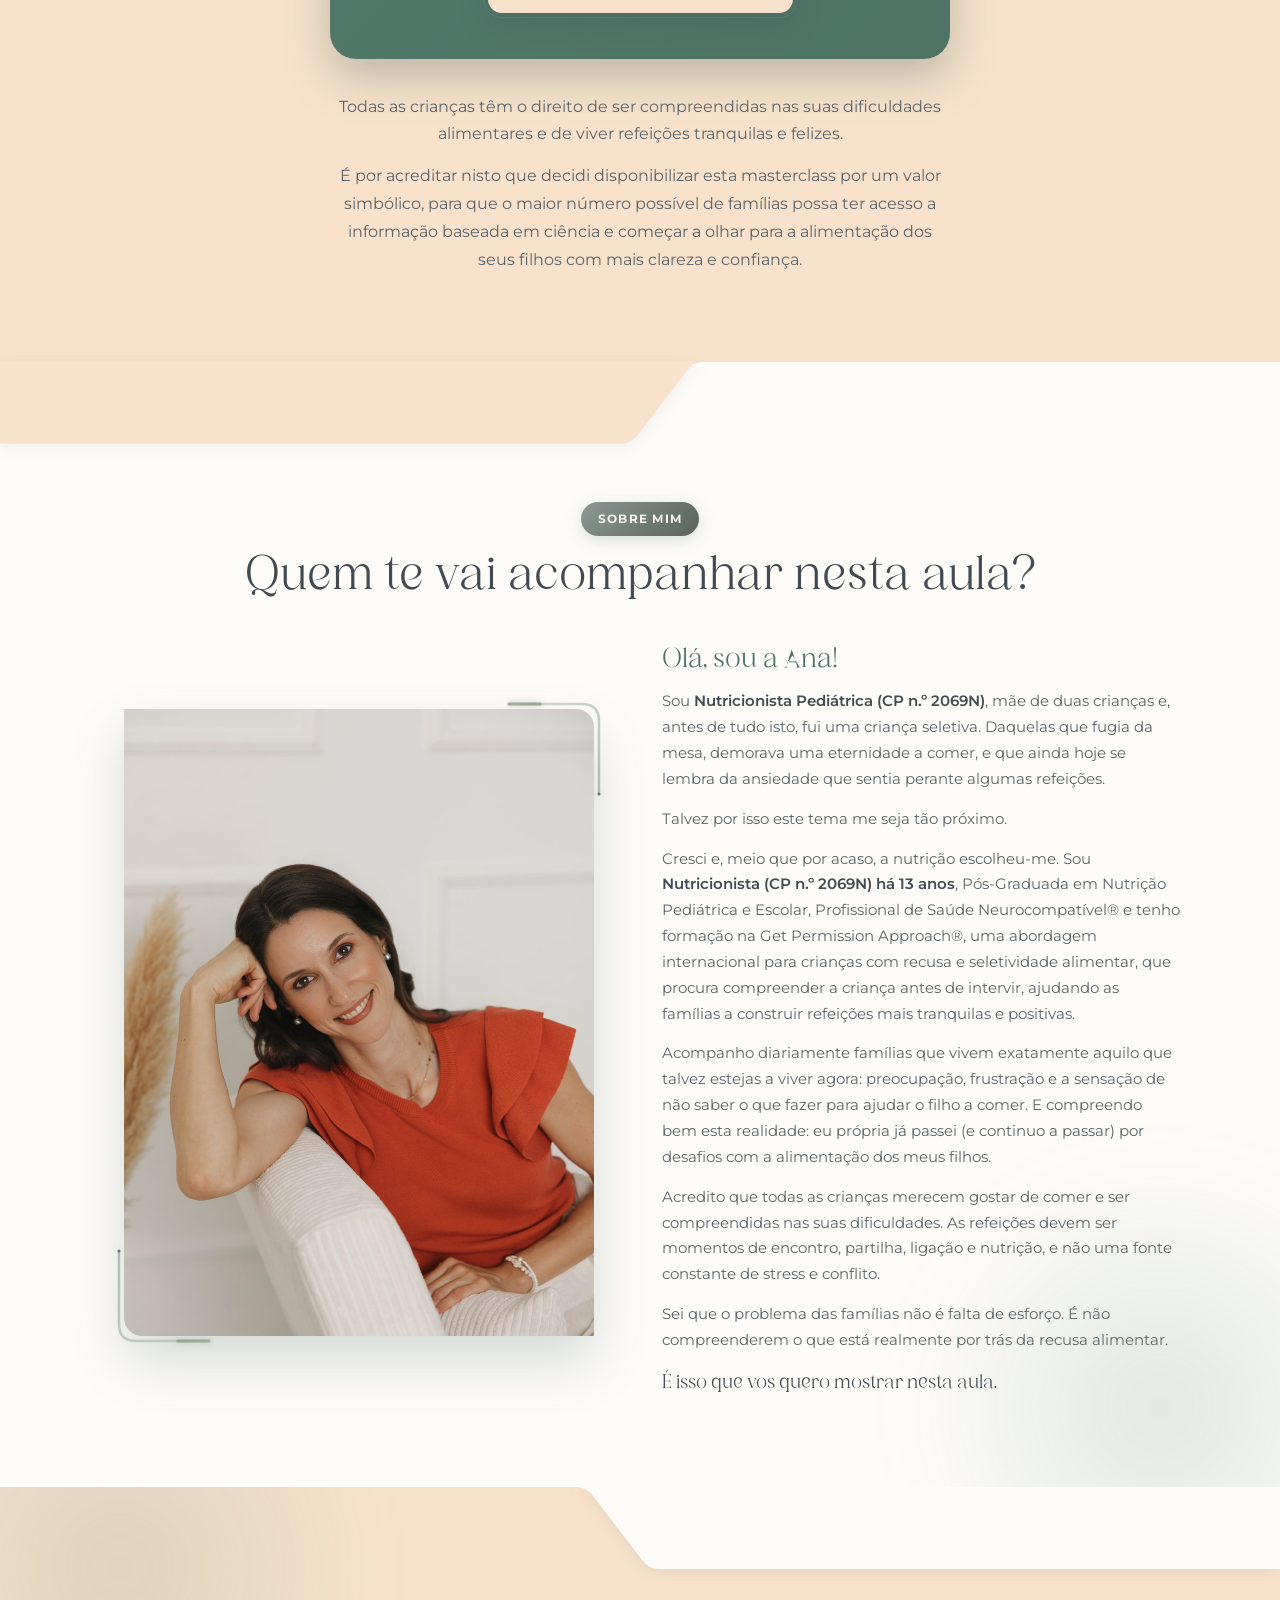
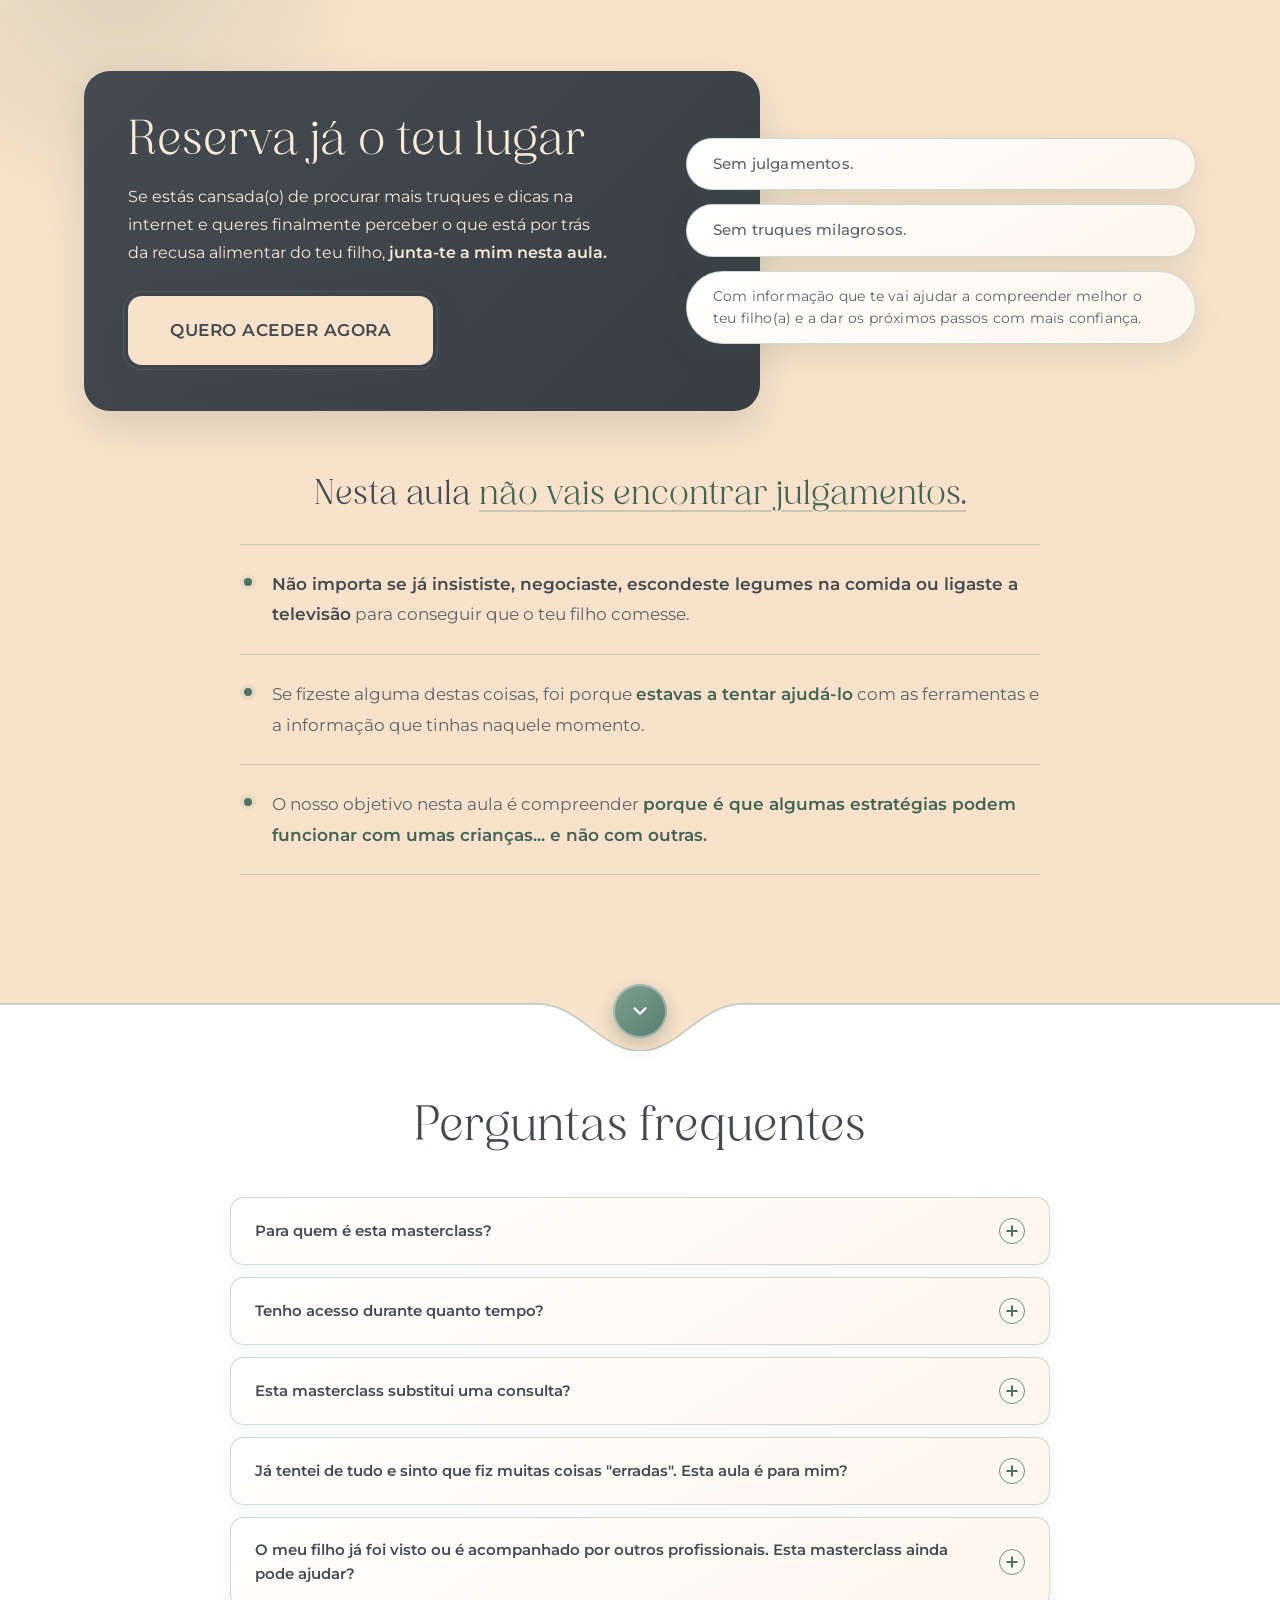
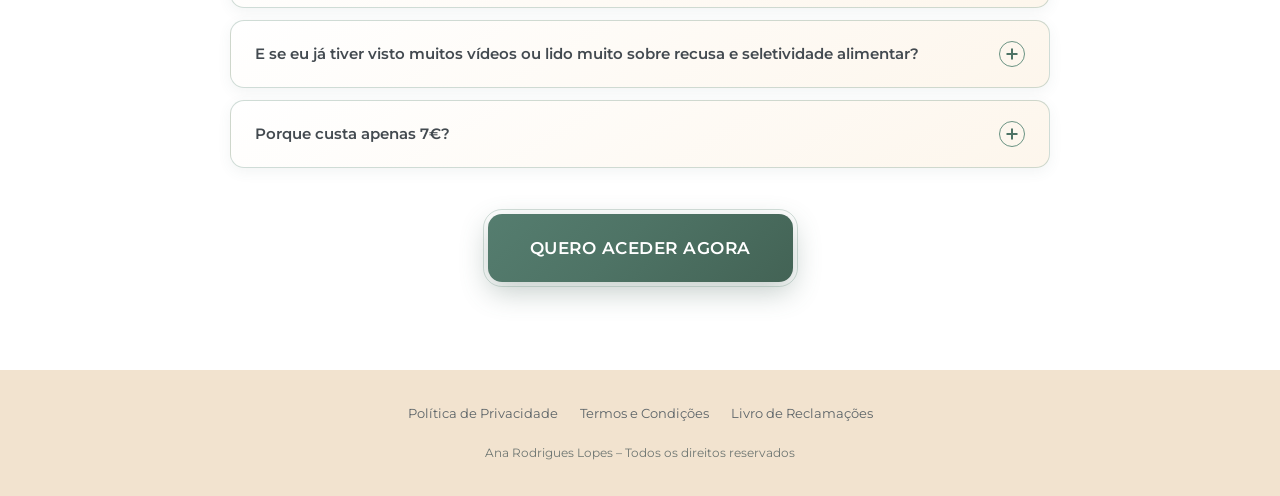
<file: gravada/index.html>
<!DOCTYPE html>
<html lang="pt-PT">
<head>
<meta charset="UTF-8">
<meta name="viewport" content="width=device-width, initial-scale=1.0">
<title>Masterclass gravada “O meu filho não come” | Ana Rodrigues</title>
<meta name="description" content="Percebe porque é que o teu filho não come certos alimentos e descobre o que pode estar a alimentar este problema. Aula gravada. Acesso imediato.">
<meta property="og:title" content="Masterclass gravada “O meu filho não come” | Ana Rodrigues">
<meta property="og:description" content="Percebe porque é que o teu filho não come certos alimentos e descobre o que pode estar a alimentar este problema. Aula gravada. Acesso imediato.">
<meta property="og:type" content="website">
<meta property="og:image" content="https://contatoeltonmiranda-code.github.io/ana-rodrigues-lp5-preview/assets/logo.png">
<link rel="icon" href="data:image/svg+xml,%3Csvg xmlns='http://www.w3.org/2000/svg' viewBox='0 0 32 32'%3E%3Ccircle cx='16' cy='16' r='15' fill='%236A9383'/%3E%3C/svg%3E">
<link rel="preconnect" href="https://fonts.googleapis.com">
<link rel="preconnect" href="https://fonts.gstatic.com" crossorigin>
<link href="https://fonts.googleapis.com/css2?family=Montserrat:wght@300;400;500;600;700&display=swap" rel="stylesheet">
<link rel="preload" as="font" type="font/woff2" crossorigin href="../assets/fonts/Bevenida-Regular.woff2">
<link rel="preload" as="image" href="../assets/logo.png">
<link rel="stylesheet" href="../assets/style.css">
<!-- Versao gravada 7EUR: CSS partilhado com a versao ao vivo (../assets/style.css,
     NAO alterado). So o encaixe das 2 seccoes novas fica aqui, com tokens e
     componentes ja existentes (peso-card, eyebrow, res-card, rp-pill).
     Caixa do preco em verde sage (ajuste da cliente 2026-10-19). -->
<style>
.hero-cta{display:flex;width:100%;max-width:520px;justify-content:center}
@media(min-width:960px){.hero-cta{justify-content:flex-start}}
.ofertas{max-width:980px;margin-top:44px}
.oferta-txt{display:flex;flex-direction:column;align-items:flex-start}
.oferta-txt .eyebrow{margin-bottom:12px}
.oferta-txt h3{font-size:clamp(20px,2.2vw,25px);line-height:1.2;color:var(--sage-esc);margin-bottom:10px}
.oferta-txt p{font-size:14.8px;color:var(--texto);line-height:1.6}
/* Preco (ajuste cliente 2026-10-19): caixa unica centrada em verde sage,
   diferente da caixa carvao "Reserva ja o teu lugar". Fundo = metade escura do
   --grad-sage (#557D6F) + --sage-esc (#4E7365): branco >= 4.62:1 (AA). O
   --grad-sage inteiro comeca em #7FA091 (branco 2.86:1) e reprovaria AA. */
.sec-preco .res-grid{grid-template-columns:1fr;max-width:620px;margin-left:auto;margin-right:auto}
.preco-card{align-items:center;text-align:center;background:linear-gradient(135deg,#557D6F 0%,#4E7365 100%);box-shadow:0 18px 44px rgba(74,104,93,.34)}
.preco-card h2{color:#fff}
.sec .preco-card h2{font-size:clamp(22px,2.3vw,30px);line-height:1.25;max-width:22ch}
.preco-valor{font-family:'Bevenida','Georgia',serif;font-weight:400;font-size:clamp(64px,8vw,96px);line-height:1;color:#F8E2CB;margin:14px 0 0}
.preco-iva{margin-top:8px;font-family:'Montserrat',sans-serif;font-weight:500;font-size:13.5px;letter-spacing:1.2px;text-transform:uppercase;color:#fff}
.preco-inclui{width:100%;max-width:470px;margin-top:30px;text-align:left}
.preco-inclui-tit{font-family:'Montserrat',sans-serif;font-weight:700;font-size:12px;letter-spacing:1.4px;text-transform:uppercase;color:#fff;margin-bottom:6px}
.preco-lista{list-style:none;margin:0;padding:0}
.preco-lista li{position:relative;padding:13px 0 13px 36px;border-top:1px solid rgba(255,255,255,.24);font-family:'Montserrat',sans-serif;font-weight:500;font-size:15.2px;line-height:1.5;color:#fff}
.preco-lista li:last-child{border-bottom:1px solid rgba(255,255,255,.24)}
.preco-lista li::before{content:"";position:absolute;left:0;top:14px;width:22px;height:22px;border-radius:50%;background:#F8E2CB}
.preco-lista li::after{content:"";position:absolute;left:8px;top:19px;width:5px;height:9px;border:solid #4E7365;border-width:0 2px 2px 0;transform:rotate(45deg)}
.preco-card .btn{margin-top:32px}
.preco-txt{max-width:620px;margin:34px auto 0;position:relative;z-index:1;text-align:center}
.preco-txt p{font-size:16.2px;line-height:1.72;color:var(--texto)}
.preco-txt p + p{margin-top:14px}
@media(min-width:960px){.sec-preco .res-grid{grid-template-columns:1fr}.sec-preco .res-card{padding-right:44px}}
@media(max-width:600px){.preco-lista li{font-size:14.5px}.preco-txt{margin-top:28px}.preco-txt p{font-size:15.4px}}
@media(min-width:720px){.ofertas{grid-template-columns:1fr 1fr}}
@media(min-width:960px){.ofertas{grid-template-columns:1fr 1fr}}
</style>
</head>
<body>

<!-- ============ SECÇÃO 1 — HERO ============ -->
<section class="hero">
  <div class="orb tl" aria-hidden="true"></div>
  <div class="wrap hero-grid">
    <div class="hero-copy sr-hidden">
      <h1 class="hero-logo"><img src="../assets/logo.png" alt="Masterclass O Meu Filho Não Come" width="1828" height="278"></h1>
      <p class="sub">Percebe porque é que o teu filho não come certos alimentos e descobre o que pode estar a alimentar este problema, para o começares a ajudar da forma certa.</p>
      <div class="hero-meta">
        <span class="date-badge"><svg viewBox="0 0 24 24" aria-hidden="true" focusable="false"><circle cx="12" cy="12" r="9"/><path d="M10 8.6v6.8l5.4-3.4z"/></svg>Aula gravada</span>
        <span class="hmi"><svg viewBox="0 0 24 24" aria-hidden="true" focusable="false"><polyline points="4 12 9 17 20 6"/></svg>Acesso imediato</span>
        <span class="hmi"><svg viewBox="0 0 24 24" aria-hidden="true" focusable="false"><polyline points="4 12 9 17 20 6"/></svg>Disponível durante 3 meses</span>
      </div>
      <div class="hero-cta"><a class="btn lg" href="https://www.lp.entrepapasefrutas.pt/pagamento-masterclass-o-meu-filho-nao-come">Quero aceder agora</a></div>
    </div>
    <div class="hero-visual sr-hidden" aria-hidden="true">
      <div class="hv-ring"></div>
      <div class="hv-ring b"></div>
      <div class="hv-shape"><img src="../assets/crianca-recusa-alimentar.jpg" alt="" loading="eager" width="1600" height="1080"></div>
      <span class="hv-dot d1"></span>
      <span class="hv-dot d2"></span>
    </div>
  </div>
</section>

<!-- ============ DIVISÓRIA — FAIXA MARQUEE ============ -->
<div class="faixa-marquee" aria-hidden="true">
  <div class="fm-track">
    <div class="fm-group">
      <span>Recusa alimentar</span><i></i>
      <span>Seletividade</span><i></i>
      <span>Criança que não come</span><i></i>
      <span>Mitos e crenças</span><i></i>
      <span>Refeições em batalha</span><i></i>
      <span>Novos alimentos</span><i></i>
    </div>
    <div class="fm-group">
      <span>Recusa alimentar</span><i></i>
      <span>Seletividade</span><i></i>
      <span>Criança que não come</span><i></i>
      <span>Mitos e crenças</span><i></i>
      <span>Refeições em batalha</span><i></i>
      <span>Novos alimentos</span><i></i>
    </div>
  </div>
</div>

<!-- ============ SECÇÃO 2 — IDENTIFICAÇÃO COM DORES (igual) ============ -->
<section class="sec sec-duv">
  <div class="orb coral br" aria-hidden="true"></div>
  <div class="wrap">
    <div class="center">
      <h2 class="maxw-lg sr-hidden">Se chegaste até aqui, provavelmente <span class="txt-grad">já tentaste de tudo...</span></h2>
    </div>
    <div class="duv-tri">
      <div class="duv-col sr-hidden">
        <div class="dores-cards">
          <div class="dores-card">
            <span class="dc-ico" aria-hidden="true"><svg viewBox="0 0 24 24" aria-hidden="true" focusable="false"><path d="M3.5 11.5h17c0 4.7-3.8 8.5-8.5 8.5s-8.5-3.8-8.5-8.5z"/><path d="M8.8 8.4c-1-1 .95-1.95 0-3"/><path d="M12.8 8.4c-1-1 .95-1.95 0-3"/><path d="M16.8 8.4c-1-1 .95-1.95 0-3"/></svg></span>
            <p>Já preparaste refeições diferentes só para o teu filho.</p>
          </div>
          <div class="dores-card">
            <span class="dc-ico" aria-hidden="true"><svg viewBox="0 0 24 24" aria-hidden="true" focusable="false"><path d="M12 3.6l2.5 5.1 5.6.8-4 4 .9 5.6-5-2.7-5 2.7.9-5.6-4-3.9 5.6-.8z"/></svg></span>
            <p>Já tentaste brincar com os alimentos, cozinhar em conjunto ou comprar pratos e talheres "especiais".</p>
          </div>
          <div class="dores-card">
            <span class="dc-ico" aria-hidden="true"><svg viewBox="0 0 24 24" aria-hidden="true" focusable="false"><path d="M12 3.4v10.2"/><path d="M8.6 13.9c.6 2.3 1.8 3.5 3.4 3.5s2.8-1.2 3.4-3.5"/><ellipse cx="12" cy="16.9" rx="6.4" ry="4.7"/></svg></span>
            <p>Já pediste "só mais uma dentada".</p>
          </div>
        </div>
      </div>
      <div class="duv-photo sr-hidden" aria-hidden="true"></div>
      <div class="duv-col duv-col-r sr-hidden">
        <div class="dores-card">
          <span class="dc-ico" aria-hidden="true"><svg viewBox="0 0 24 24" aria-hidden="true" focusable="false"><rect x="3" y="5.2" width="18" height="13.6" rx="2.4"/><path d="M3 10.2h18"/><path d="M8.4 3v4.4M15.6 3v4.4"/></svg></span>
          <p>Já escondeste legumes na comida ou recorreste a ecrãs para conseguir que ele(a) comesse.</p>
        </div>
        <div class="frases">
          <p>Enquanto ouves frases como <b>"quando tiver fome, come"</b> ou <b>"isso é só uma fase"</b>, que só te deixam mais ansiosa(o) e confusa(o).</p>
        </div>
      </div>
    </div>
    <p class="peso-head sr-hidden"><mark>E, apesar de todo o esforço...</mark></p>
    <div class="peso-cards">
      <div class="peso-card sr-hidden"><span class="pw" aria-hidden="true"><svg viewBox="0 0 24 24" aria-hidden="true" focusable="false"><path d="M2.8 12S6.2 5.8 12 5.8 21.2 12 21.2 12 17.8 18.2 12 18.2 2.8 12 2.8 12z"/><circle cx="12" cy="12" r="2.8"/></svg></span><p>Continuas preocupada(o) com aquilo que ele(a) não come.</p></div>
      <div class="peso-card sr-hidden"><span class="pw" aria-hidden="true"><svg viewBox="0 0 24 24" aria-hidden="true" focusable="false"><circle cx="12" cy="12" r="9"/><path d="M9.7 9.4a2.4 2.4 0 1 1 3.3 2.2c-.7.3-1 .8-1 1.6"/><path d="M12 16.4v.1"/></svg></span><p>Ficas sem saber o que fazer quando o teu filho(a) não quer comer.</p></div>
      <div class="peso-card sr-hidden"><span class="pw" aria-hidden="true"><svg viewBox="0 0 24 24" aria-hidden="true" focusable="false"><path d="M5.5 19c0-8 4.8-12.8 13-13.5.7 8.2-4 13.5-10.5 13.5-1 0-2-.2-2.5 0z"/><path d="M5.5 19c2.8-3.8 5.6-6 9.5-7.6"/></svg></span><p>Tens medo que lhe faltem nutrientes importantes.</p></div>
      <div class="peso-card sr-hidden"><span class="pw" aria-hidden="true"><svg viewBox="0 0 24 24" aria-hidden="true" focusable="false"><path d="M4 10.6 12 4l8 6.6V20h-5.4v-5.4H9.4V20H4z"/></svg></span><p>Evitas refeições fora de casa porque nunca sabes como vai correr.</p></div>
      <div class="peso-card sr-hidden"><span class="pw" aria-hidden="true"><svg viewBox="0 0 24 24" aria-hidden="true" focusable="false"><path d="M13 2.5 4.8 13.4h6.1l-1 8.1 8.3-11H12z"/></svg></span><p>Sentes-te frustrada porque cada refeição é uma batalha.</p></div>
      <div class="peso-card sr-hidden"><span class="pw" aria-hidden="true"><svg viewBox="0 0 24 24" aria-hidden="true" focusable="false"><path d="M12 20.4S3.6 15 3.6 9.4A4.5 4.5 0 0 1 12 7a4.5 4.5 0 0 1 8.4 2.4c0 5.6-8.4 11-8.4 11z"/><path d="M12 8.6 10 11l3 1.9-1.6 2.4"/></svg></span><p>E, muitas vezes, perguntas-te se estás a falhar como mãe ou como pai.</p></div>
    </div>
    <p class="dores-close sr-hidden">Se te revês nesta realidade, <span class="txt-grad">esta masterclass foi pensada para ti.</span></p>
  </div>
</section>

<!-- ============ SECÇÃO 3 — TRANSFORMAÇÃO / BENEFÍCIOS (igual) ============ -->
<section class="sec sec-imag sec-recebe">
  <div class="aba from-prancheta dir-r" aria-hidden="true"></div>
  <div class="orb tl" aria-hidden="true"></div>
  <div class="wrap center">
    <h2 class="maxw-lg sr-hidden">Esta aula vai mudar a forma como olhas para a alimentação do teu filho.</h2>
    <p class="lead duv-intro sr-hidden">No final, vais...</p>
    <div class="ia-stage">
      <img class="ia-img sr-hidden" src="../assets/recusa-ia.png" alt="Ilustração de um prato com legumes recusados e um balão de fala com uma criança a virar a cara" loading="lazy" width="544" height="381">
      <span class="ia-linha fl1" aria-hidden="true"></span>
      <span class="ia-linha fl2" aria-hidden="true"></span>
      <span class="ia-linha fl3" aria-hidden="true"></span>
      <div class="ia-label l1 sr-hidden">
        <span class="ia-no" aria-hidden="true">1</span>
        <p>Compreender melhor o teu filho e aquilo que pode estar por trás da recusa de determinados alimentos.</p>
      </div>
      <div class="ia-label l2 sr-hidden">
        <span class="ia-no" aria-hidden="true">2</span>
        <p>Perceber porque é que algumas estratégias podem funcionar com umas crianças e não com outras.</p>
      </div>
      <div class="ia-label l3 sr-hidden">
        <span class="ia-no" aria-hidden="true">3</span>
        <p>Saber identificar o que são mitos e crenças que não ajudam as crianças a comer (e, muitos deles, só pioram o problema)</p>
      </div>
    </div>
    <div class="cta-row sr-hidden"><a class="btn lg" href="https://www.lp.entrepapasefrutas.pt/pagamento-masterclass-o-meu-filho-nao-come">Quero aceder agora</a></div>
  </div>
</section>

<!-- ============ SECÇÃO 4 — BENEFÍCIOS / O QUE RECEBES (nova) ============ -->
<section class="sec sec-sobre sec-recebe sec-ofertas">
  <div class="sep-seal" style="--ss-cor:var(--paper)" aria-hidden="true">
    <svg viewBox="0 0 24 24" focusable="false"><path d="M12 4.5v14"/><path d="M6.4 12.7l5.6 5.6 5.6-5.6"/></svg>
  </div>
  <div class="sec-bg" aria-hidden="true">
    <div class="orb br"></div>
  </div>
  <div class="wrap center">
    <h2 class="maxw-lg sr-hidden">Para além da Masterclass <span class="txt-grad">“O meu filho não come”</span> recebes ainda:</h2>
  </div>
  <div class="wrap">
    <div class="peso-cards ofertas">
      <div class="peso-card sr-hidden">
        <span class="pw" aria-hidden="true"><svg viewBox="0 0 24 24" aria-hidden="true" focusable="false"><rect x="5" y="3.6" width="14" height="17.4" rx="2.4"/><path d="M9 3.6h6v2.6H9z"/><polyline points="8.6 11.4 10.4 13.2 13.6 10"/><path d="M8.8 17h6.4"/></svg></span>
        <div class="oferta-txt">
          <span class="eyebrow">Oferta exclusiva #1</span>
          <h3>Checklist “O meu filho não come: Quando devo preocupar-me?”</h3>
          <p>Uma checklist simples para te ajudar a distinguir aquilo que pode fazer parte do desenvolvimento alimentar normal daquilo que merece uma atenção mais especializada.</p>
        </div>
      </div>
      <div class="peso-card sr-hidden">
        <span class="pw" aria-hidden="true"><svg viewBox="0 0 24 24" aria-hidden="true" focusable="false"><path d="M12 6.6C10.2 5 7.6 4.4 3.6 4.6v14c4-.2 6.6.4 8.4 2 1.8-1.6 4.4-2.2 8.4-2v-14c-4-.2-6.6.4-8.4 2z"/><path d="M12 6.6V20.6"/></svg></span>
        <div class="oferta-txt">
          <span class="eyebrow">Oferta exclusiva #2</span>
          <h3>E-book “Os 10 mitos mais comuns sobre recusa e seletividade alimentar”</h3>
          <p>Descobre porque é que alguns dos conselhos que toda a gente dá podem não estar a ajudar o teu filho(a) e aprende a distinguir os mitos daquilo que é realmente apoiado pela ciência.</p>
        </div>
      </div>
    </div>
  </div>
</section>

<!-- ============ SECÇÃO 5 — PREÇO (nova) ============ -->
<section class="sec sec-reserva sec-recebe sec-preco">
  <div class="aba from-cream dir-r" aria-hidden="true"></div>
  <div class="orb tl" aria-hidden="true"></div>
  <div class="wrap">
    <div class="res-grid">
      <div class="res-card preco-card sr-hidden">
        <h2>Hoje podes aceder à Masterclass por</h2>
        <p class="preco-valor">7€</p>
        <p class="preco-iva">IVA incluído</p>
        <div class="preco-inclui">
          <p class="preco-inclui-tit">Inclui:</p>
          <ul class="preco-lista">
            <li>Masterclass gravada “O meu filho não come”</li>
            <li>Checklist “O meu filho não come: Quando é normal e quando se torna preocupante?”</li>
            <li>E-book: “Os 10 mitos mais comuns sobre recusa e seletividade alimentar”</li>
            <li>3 meses de acesso à plataforma</li>
          </ul>
        </div>
        <a class="btn lg" href="https://www.lp.entrepapasefrutas.pt/pagamento-masterclass-o-meu-filho-nao-come">Quero aceder agora</a>
      </div>
    </div>
    <div class="preco-txt sr-hidden">
      <p>Todas as crianças têm o direito de ser compreendidas nas suas dificuldades alimentares e de viver refeições tranquilas e felizes.</p>
      <p>É por acreditar nisto que decidi disponibilizar esta masterclass por um valor simbólico, para que o maior número possível de famílias possa ter acesso a informação baseada em ciência e começar a olhar para a alimentação dos seus filhos com mais clareza e confiança.</p>
    </div>
  </div>
</section>

<!-- ============ SECÇÃO 6 — SOBRE MIM (igual) ============ -->
<section class="sec sec-sobre sec-recebe">
  <div class="aba from-areia" aria-hidden="true"></div>
  <div class="sec-bg" aria-hidden="true">
    <div class="orb br"></div>
  </div>
  <div class="wrap center">
    <span class="eyebrow coral sr-hidden">Sobre mim</span>
    <h2 class="sr-hidden">Quem te vai acompanhar nesta aula?</h2>
  </div>
  <div class="wrap">
    <div class="sobre-grid">
      <div class="sobre-collage sr-hidden">
        <figure class="sc-single"><img src="../assets/ana-6.jpg" alt="Ana Rodrigues Lopes a olhar diretamente para a câmara" loading="lazy" width="900" height="1350"></figure>
        <svg class="corner corner-tr" viewBox="0 0 96 96" aria-hidden="true" focusable="false">
          <linearGradient id="ckSageA" x1="0" y1="0" x2="1" y2="1"><stop offset="0" stop-color="#A4AD9A"/><stop offset="1" stop-color="#557D6F"/></linearGradient>
          <path class="ck-linha" d="M3 3 L76 3 Q93 3 93 20 L93 93" pathLength="200"/>
          <path class="ck-spark" d="M3 3 L76 3 Q93 3 93 20 L93 93" pathLength="200"/>
        </svg>
        <svg class="corner corner-bl" viewBox="0 0 96 96" aria-hidden="true" focusable="false">
          <linearGradient id="ckSageB" x1="0" y1="0" x2="1" y2="1"><stop offset="0" stop-color="#A4AD9A"/><stop offset="1" stop-color="#557D6F"/></linearGradient>
          <path class="ck-linha" d="M3 3 L76 3 Q93 3 93 20 L93 93" pathLength="200"/>
          <path class="ck-spark" d="M3 3 L76 3 Q93 3 93 20 L93 93" pathLength="200"/>
        </svg>
      </div>
      <div class="sobre-txt sr-hidden">
        <h3>Olá, sou a Ana!</h3>
        <p>Sou <strong>Nutricionista Pediátrica (CP n.º 2069N)</strong>, mãe de duas crianças e, antes de tudo isto, fui uma criança seletiva. Daquelas que fugia da mesa, demorava uma eternidade a comer, e que ainda hoje se lembra da ansiedade que sentia perante algumas refeições.</p>
        <p>Talvez por isso este tema me seja tão próximo.</p>
        <p>Cresci e, meio que por acaso, a nutrição escolheu-me. Sou <strong>Nutricionista (CP n.º 2069N) há 13 anos</strong>, Pós-Graduada em Nutrição Pediátrica e Escolar, Profissional de Saúde Neurocompatível&reg; e tenho formação na Get Permission Approach&reg;, uma abordagem internacional para crianças com recusa e seletividade alimentar, que procura compreender a criança antes de intervir, ajudando as famílias a construir refeições mais tranquilas e positivas.</p>
        <p>Acompanho diariamente famílias que vivem exatamente aquilo que talvez estejas a viver agora: preocupação, frustração e a sensação de não saber o que fazer para ajudar o filho a comer. E compreendo bem esta realidade: eu própria já passei (e continuo a passar) por desafios com a alimentação dos meus filhos.</p>
        <p>Acredito que todas as crianças merecem gostar de comer e ser compreendidas nas suas dificuldades. As refeições devem ser momentos de encontro, partilha, ligação e nutrição, e não uma fonte constante de stress e conflito.</p>
        <p>Sei que o problema das famílias não é falta de esforço. É não compreenderem o que está realmente por trás da recusa alimentar.</p>
        <p class="sobre-fim">É isso que vos quero mostrar nesta aula.</p>
      </div>
    </div>
  </div>
</section>

<!-- ============ SECÇÃO 6b — RESERVA JÁ O TEU LUGAR (igual, botão trocado) ============ -->
<section class="sec sec-reserva sec-recebe">
  <div class="aba from-cream dir-r" aria-hidden="true"></div>
  <div class="orb tl" aria-hidden="true"></div>
  <div class="wrap">
    <div class="res-grid">
      <div class="res-card sr-hidden">
        <h2>Reserva já o teu lugar</h2>
        <p class="res-lead">Se estás cansada(o) de procurar mais truques e dicas na internet e queres finalmente perceber o que está por trás da recusa alimentar do teu filho, <b>junta-te a mim nesta aula.</b></p>
        <a class="btn lg" href="https://www.lp.entrepapasefrutas.pt/pagamento-masterclass-o-meu-filho-nao-come">Quero aceder agora</a>
      </div>
      <aside class="res-panel sr-hidden" aria-label="O que esta aula te garante">
        <span class="rp-pill">Sem julgamentos.</span>
        <span class="rp-pill">Sem truques milagrosos.</span>
        <span class="rp-pill rp-wide">Com informação que te vai ajudar a compreender melhor o teu filho(a) e a dar os próximos passos com mais confiança.</span>
      </aside>
    </div>
    <div class="julgos sr-hidden">
      <h3>Nesta aula <span class="jul-accent">não vais encontrar julgamentos.</span></h3>
      <ul class="jul-list">
        <li><p><strong>Não importa se já insististe, negociaste, escondeste legumes na comida ou ligaste a televisão</strong> para conseguir que o teu filho comesse.</p></li>
        <li><p>Se fizeste alguma destas coisas, foi porque <strong class="jul-accent">estavas a tentar ajudá-lo</strong> com as ferramentas e a informação que tinhas naquele momento.</p></li>
        <li><p>O nosso objetivo nesta aula é compreender <strong class="jul-accent">porque é que algumas estratégias podem funcionar com umas crianças... e não com outras.</strong></p></li>
      </ul>
    </div>
  </div>
</section>

<!-- ============ SECÇÃO 7 — FAQ (versão gravada) ============ -->
<section class="sec sec-faq sec-recebe">
  <div class="curva-div" aria-hidden="true">
    <svg viewBox="0 0 1440 112" preserveAspectRatio="none" focusable="false">
      <path class="cd-fill" d="M0,0 H1440 V52 H836 C788,52 764,112 720,112 C676,112 652,52 604,52 H0 Z"/>
      <path class="cd-crest" d="M0,52 H604 C652,52 676,112 720,112 C764,112 788,52 836,52 H1440"/>
    </svg>
    <span class="cd-circle">
      <svg viewBox="0 0 24 24" stroke-linecap="round" stroke-linejoin="round" focusable="false"><polyline points="6 9 12 15 18 9"/></svg>
    </span>
  </div>
  <div class="wrap center">
    <h2 class="maxw sr-hidden">Perguntas frequentes</h2>
  </div>
  <div class="wrap">
    <div class="faq-list">
      <details class="faq-item sr-hidden">
        <summary>Para quem é esta masterclass?<span class="fq-ico" aria-hidden="true"></span></summary>
        <div class="faq-ans"><p>Para mães e pais de bebés e crianças entre os 12 meses e os 6 anos que recusam alimentos ou têm uma alimentação limitada. Desde crianças com seletividade leve e normal para a idade até crianças com uma restrição alimentar mais marcada (em que aceitam apenas 5-6 alimentos diferentes).</p></div>
      </details>
      <details class="faq-item sr-hidden">
        <summary>Tenho acesso durante quanto tempo?<span class="fq-ico" aria-hidden="true"></span></summary>
        <div class="faq-ans"><p>Durante 3 meses. Podes assistir e rever a aula sempre que precisares.</p></div>
      </details>
      <details class="faq-item sr-hidden">
        <summary>Esta masterclass substitui uma consulta?<span class="fq-ico" aria-hidden="true"></span></summary>
        <div class="faq-ans"><p>Não. É uma aula educativa.</p></div>
      </details>
      <details class="faq-item sr-hidden">
        <summary>Já tentei de tudo e sinto que fiz muitas coisas "erradas". Esta aula é para mim?<span class="fq-ico" aria-hidden="true"></span></summary>
        <div class="faq-ans">
          <p>Sim. Aliás, esta aula foi pensada precisamente para famílias que sentem que já experimentaram de tudo e continuam sem perceber porque é que nada parece resultar.</p>
          <p>Se te sentes assim, quero que saibas que não estás sozinha(o). A maioria das famílias que acompanho chega exatamente com esse sentimento.</p>
          <p>O objetivo desta aula não é dizer-te o que devias ter feito. É ajudar-te a compreender melhor o teu filho(a), para que possas tomar decisões com mais segurança e menos culpa a partir de agora.</p>
        </div>
      </details>
      <details class="faq-item sr-hidden">
        <summary>O meu filho já foi visto ou é acompanhado por outros profissionais. Esta masterclass ainda pode ajudar?<span class="fq-ico" aria-hidden="true"></span></summary>
        <div class="faq-ans"><p>Sim. Esta aula não substitui uma avaliação individual, mas vai ajudar-te a compreender melhor a recusa alimentar, a olhar para este desafio de uma forma diferente e a perceber porque é que nem sempre existem soluções iguais para todas as crianças.</p></div>
      </details>
      <details class="faq-item sr-hidden">
        <summary>E se eu já tiver visto muitos vídeos ou lido muito sobre recusa e seletividade alimentar?<span class="fq-ico" aria-hidden="true"></span></summary>
        <div class="faq-ans"><p>Esta masterclass foi pensada precisamente para pais que sentem que já experimentaram muitas estratégias, mas continuam sem perceber porque é que nada parece resultar. O foco não será dar mais uma lista de dicas, mas ajudar-te a compreender o problema antes de escolher qualquer estratégia.</p></div>
      </details>
      <details class="faq-item sr-hidden">
        <summary>Porque custa apenas 7€?<span class="fq-ico" aria-hidden="true"></span></summary>
        <div class="faq-ans">
          <p>Esta masterclass vale mais do que 7€. Mas acredito que todas as crianças têm o direito de se sentir seguras e compreendidas nas suas dificuldades alimentares. E acredito que todos os pais e cuidadores merecem sentir-se informados e capazes de entender o que está por trás do comportamento alimentar dos seus filhos.</p>
          <p>Nenhuma família devia ficar sem acesso a informação baseada em ciência por causa do preço.</p>
          <p>Foi por isso que decidi disponibilizar esta masterclass por apenas 7€.</p>
          <p>O meu objetivo é que o maior número possível de famílias possa compreender melhor o que está por trás da recusa alimentar da criança, aliviar a culpa que tantas vezes acompanha este desafio e começar a olhar para as refeições com mais tranquilidade, ligação e confiança.</p>
        </div>
      </details>
    </div>
    <div class="cta-row sr-hidden"><a class="btn lg" href="https://www.lp.entrepapasefrutas.pt/pagamento-masterclass-o-meu-filho-nao-come">Quero aceder agora</a></div>
  </div>
</section>

<!-- ============ FOOTER ============ -->
<footer>
  <div class="wrap">
    <div class="foot-links">
      <a href="https://www.lp.entrepapasefrutas.pt/politicaprivacidade" target="_blank" rel="noopener">Política de Privacidade</a>
      <a href="https://www.lp.entrepapasefrutas.pt/termoscondicoes-masterclassgravada" target="_blank" rel="noopener">Termos e Condições</a>
      <a href="https://www.livroreclamacoes.pt/" target="_blank" rel="noopener">Livro de Reclamações</a>
    </div>
    <p class="foot-copy">Ana Rodrigues Lopes &ndash; Todos os direitos reservados</p>
  </div>
</footer>

<script>
/* ===== iPhone abre a pagina ja scrollada — scrollRestoration manual ===== */
if('scrollRestoration' in history){history.scrollRestoration='manual';}
window.addEventListener('load',function(){
  try{window.scrollTo({top:0,left:0,behavior:'instant'});}catch(e){window.scrollTo(0,0);}
});
/* ===== Scroll reveal (stagger por irmao) ===== */
(function(){
  var reduce=window.matchMedia&&window.matchMedia('(prefers-reduced-motion:reduce)').matches;
  if(reduce||!('IntersectionObserver' in window)){
    Array.prototype.forEach.call(document.querySelectorAll('.sr-hidden'),function(el){el.classList.add('sr-visible')});
    return;
  }
  var targets=document.querySelectorAll('.sr-hidden');
  var io=new IntersectionObserver(function(entries){
    entries.forEach(function(entry){
      if(entry.isIntersecting){
        var el=entry.target;
        var siblings=el.parentElement?Array.prototype.filter.call(el.parentElement.children,function(c){return c.classList.contains('sr-hidden')}):[];
        var idx=siblings.indexOf(el);
        setTimeout(function(){el.classList.add('sr-visible')},(idx>0?idx:0)*70);
        io.unobserve(el);
      }
    });
  },{threshold:0.12,rootMargin:'0px 0px -40px 0px'});
  Array.prototype.forEach.call(targets,function(el){io.observe(el)});
})();
</script>
</body>
</html>
</file>
<file: assets/style.css>
/* =====================================================================
   LP 5 — Masterclass "O Meu Filho Não Come" | Ana Rodrigues Lopes
   Paleta ronda 8 (print r50, extraida por pixel): sage #6A9383 (primaria/
   CTA), sage claro #A4AD9A (secundaria/decoracao), pessego #F8E2CB
   (fundos/cards), carvao #434A50 (ink/paineis escuros) sobre branco.
   Botao sage escuro (#557D6F -> #4E7365 -> #436355) — branco >= 4.5:1 (AA).
   Nomes de variaveis legados (--sage/--coral) MANTIDOS por seguranca;
   so os valores mudaram (ronda 8). Mobile-first.
   Fontes (ronda 3): titulos = Bevenida (woff2 local, 400); corpo/botoes =
   Montserrat (Google Fonts, 600 nos botoes).
   ===================================================================== */
@font-face{
  font-family:'Bevenida';
  src:url('fonts/Bevenida-Regular.woff2') format('woff2');
  font-weight:400;
  font-style:normal;
  font-display:swap;
}
:root{
  --cream:#FEFCF9; --cream2:#F8EFE4; --paper:#FFFFFF; --white:#FFFFFF;
  --areia:#F8E2CB; --areia-fim:#F4D9BE;
  --sage:#6A9383; --sage-esc:#4E7365; --sage-claro:#A4AD9A;
  --coral:#A4AD9A; --coral-esc:#434A50; --coral-claro:#C2C9BF;
  --amarelo:#F8E2CB; --amarelo-esc:#4E5752;
  --ink:#434A50; --texto:#5C6468; --texto2:#6E7672;
  --linha:rgba(106,147,131,.32);
  --grad-sage:linear-gradient(135deg,#7FA091 0%,#557D6F 100%);
  --grad-sage-claro:linear-gradient(135deg,#C8CFC5 0%,#A4AD9A 100%);
  --grad-pessego:linear-gradient(135deg,#FBEFDF 0%,#F5DFC6 100%);
  --grad-coral:linear-gradient(135deg,#8B9792 0%,#5A645F 100%);
  --grad-warm:linear-gradient(160deg,#FEFCF9 0%,#F9F1E7 100%);
  --grad-card:linear-gradient(150deg,#FFFFFF 0%,#FDF6EC 100%);
  --sh-soft:0 10px 30px rgba(74,104,93,.14); --sh-mid:0 16px 40px rgba(74,104,93,.18);
}
*{margin:0;padding:0;box-sizing:border-box}
@property --angle{syntax:'<angle>';initial-value:0deg;inherits:false}
@keyframes angleSpin{to{--angle:360deg}}
/* fundo no <html> = cor do rodape (o overscroll do iOS pinta a zona alem
   do documento; sem ele aparece "espaco em branco" a rodear o rodape) */
html{scroll-behavior:smooth;background:#F2E3CF}
body{font-family:'Montserrat',sans-serif;color:var(--ink);background:var(--cream);line-height:1.62;overflow-x:hidden;-webkit-font-smoothing:antialiased}
/* Bevenida e display font (so Regular/400 — peso maior gera faux bold);
   line-height apertado (0.95-1.1) para nao recriar o bug de espaco do hero */
h1,h2,h3,.display{font-family:'Bevenida','Georgia',serif;font-weight:400;line-height:1.05;letter-spacing:0;color:var(--ink)}
img{max-width:100%;display:block}
a{text-decoration:none}
section{position:relative}
.wrap{max-width:1160px;margin:0 auto;padding:0 24px}
.center{text-align:center}
.maxw{max-width:760px;margin:0 auto}
.maxw-lg{max-width:980px;margin:0 auto}
.txt-grad{background:linear-gradient(120deg,#6A9383 0%,#557D6F 52%,#434A50 100%);-webkit-background-clip:text;background-clip:text;-webkit-text-fill-color:transparent;color:#4E7365}
.sec{padding:88px 0;position:relative}
.sec h2{font-size:clamp(29px,3.7vw,48px);margin-bottom:16px;line-height:1.05}
.sec .lead{font-size:17px;color:var(--texto)}
.sec .lead strong{color:var(--ink);font-weight:600}
.cta-row{display:flex;justify-content:center;margin-top:46px}
.cta-note{margin-top:16px;text-align:center;font-size:13.5px;color:var(--texto2);letter-spacing:.2px}
/* EYEBROW */
.eyebrow{display:inline-flex;align-items:center;gap:8px;background:var(--grad-sage-claro);color:#333A36;font-size:11.5px;font-weight:700;letter-spacing:1.3px;text-transform:uppercase;padding:8px 17px;border-radius:50px;box-shadow:0 4px 16px rgba(106,147,131,.28);max-width:max-content}
.eyebrow.coral{background:var(--grad-coral);color:#F4F6F2}
.eyebrow.outline{background:transparent;border:1.5px solid var(--sage);color:var(--sage-esc);box-shadow:none}
.center .eyebrow{margin-left:auto;margin-right:auto;margin-bottom:16px}
/* BOTAO glow + shine (coral escuro, herdado da LP 3) */
.btn{position:relative;overflow:hidden;display:inline-flex;align-items:center;justify-content:center;gap:10px;background:linear-gradient(135deg,#557D6F 0%,#4E7365 45%,#436355 100%);color:#fff;font-family:'Montserrat',sans-serif;font-weight:600;font-size:15px;letter-spacing:.5px;text-transform:uppercase;padding:18px 34px;border-radius:14px;border:none;cursor:pointer;outline:1.5px solid rgba(106,147,131,.30);outline-offset:4px;box-shadow:0 10px 28px rgba(74,104,93,.32),0 0 0 0 rgba(106,147,131,.55);transition:transform .25s,box-shadow .25s,background .25s;animation:btn-glow 2.8s ease-out infinite}
.btn::before{content:"";position:absolute;top:0;left:0;width:60%;height:100%;background:linear-gradient(100deg,transparent 0%,rgba(255,255,255,.55) 50%,transparent 100%);transform:translateX(-180%) skewX(-18deg);animation:btn-shine 8s ease-in-out infinite;pointer-events:none}
.btn:hover{transform:translateY(-3px) scale(1.02);background:linear-gradient(135deg,#4F7869 0%,#486D5E 45%,#3D5C4E 100%);box-shadow:0 16px 40px rgba(74,104,93,.42)}
.btn.lg{font-size:16.5px;padding:21px 42px}
.btn.full{width:100%}
@keyframes btn-glow{0%{box-shadow:0 10px 28px rgba(74,104,93,.32),0 0 0 0 rgba(106,147,131,.5)}60%{box-shadow:0 10px 28px rgba(74,104,93,.32),0 0 0 12px rgba(106,147,131,0)}100%{box-shadow:0 10px 28px rgba(74,104,93,.32),0 0 0 0 rgba(106,147,131,0)}}
@keyframes btn-shine{0%{transform:translateX(-180%) skewX(-18deg)}40%{transform:translateX(230%) skewX(-18deg)}100%{transform:translateX(230%) skewX(-18deg)}}
@media(prefers-reduced-motion:reduce){.btn{animation:none}.btn::before{display:none}}
/* ORBE */
.orb{position:absolute;width:520px;height:520px;border-radius:50%;background:radial-gradient(circle,rgba(106,147,131,.20),rgba(106,147,131,.08) 42%,transparent 70%);filter:blur(30px);pointer-events:none;z-index:0;animation:orbBreath 9s ease-in-out infinite}
.orb.coral{background:radial-gradient(circle,rgba(106,147,131,.22),rgba(106,147,131,.06) 44%,transparent 70%)}
.orb.tl{top:-180px;left:-140px}
.orb.br{bottom:-180px;right:-140px;animation-delay:-4.5s}
@keyframes orbBreath{0%,100%{opacity:.28;transform:scale(.94)}50%{opacity:.6;transform:scale(1.04)}}
@media(prefers-reduced-motion:reduce){.orb{animation:none;opacity:.4}}
@media(max-width:560px){.orb{width:320px;height:320px;filter:blur(24px)}}
/* SCROLL REVEAL */
.sr-hidden{opacity:0;transform:translateY(24px);transition:opacity .6s ease,transform .6s ease}
.sr-hidden.sr-visible{opacity:1;transform:none}
@media(prefers-reduced-motion:reduce){.sr-hidden,.sr-hidden.sr-visible{opacity:1;transform:none;transition:none}html{scroll-behavior:auto}}
/* ABA / DEGRAU DE SECCAO (herdado da LP 3: patamar + chanfro, angulo 52,5
   graus — geometria medida e aprovada; e a seccao DE CIMA que desce sobre a
   de baixo, vai como primeiro filho da seccao de baixo, pintada com a cor
   da seccao de cima) */
.aba{position:absolute;left:0;right:0;top:0;z-index:1;pointer-events:none;
  --aba-h:82px;--aba-total:55%;
  height:var(--aba-h);
  filter:drop-shadow(0 3px 7px rgba(74,104,93,.10))}
.aba.dir-r{transform:scaleX(-1)}
.aba::before{content:"";position:absolute;left:0;top:-1px;
  width:var(--aba-total);height:calc(100% + 1px);
  background:var(--aba-cor,var(--cream));
  -webkit-clip-path:polygon(
    0 0, 100% 0, 100% calc(100% - 1.0000 * var(--aba-h)),
    calc(100% - 0.0380 * var(--aba-h)) calc(100% - 0.9971 * var(--aba-h)),
    calc(100% - 0.0752 * var(--aba-h)) calc(100% - 0.9884 * var(--aba-h)),
    calc(100% - 0.1106 * var(--aba-h)) calc(100% - 0.9742 * var(--aba-h)),
    calc(100% - 0.1434 * var(--aba-h)) calc(100% - 0.9548 * var(--aba-h)),
    calc(100% - 0.1729 * var(--aba-h)) calc(100% - 0.9306 * var(--aba-h)),
    calc(100% - 0.1983 * var(--aba-h)) calc(100% - 0.9022 * var(--aba-h)),
    calc(100% - 0.8156 * var(--aba-h)) calc(100% - 0.0978 * var(--aba-h)),
    calc(100% - 0.8410 * var(--aba-h)) calc(100% - 0.0694 * var(--aba-h)),
    calc(100% - 0.8705 * var(--aba-h)) calc(100% - 0.0452 * var(--aba-h)),
    calc(100% - 0.9033 * var(--aba-h)) calc(100% - 0.0258 * var(--aba-h)),
    calc(100% - 0.9387 * var(--aba-h)) calc(100% - 0.0116 * var(--aba-h)),
    calc(100% - 0.9759 * var(--aba-h)) calc(100% - 0.0029 * var(--aba-h)),
    calc(100% - 1.0139 * var(--aba-h)) 100%, 0 100%);
  clip-path:polygon(
    0 0, 100% 0, 100% calc(100% - 1.0000 * var(--aba-h)),
    calc(100% - 0.0380 * var(--aba-h)) calc(100% - 0.9971 * var(--aba-h)),
    calc(100% - 0.0752 * var(--aba-h)) calc(100% - 0.9884 * var(--aba-h)),
    calc(100% - 0.1106 * var(--aba-h)) calc(100% - 0.9742 * var(--aba-h)),
    calc(100% - 0.1434 * var(--aba-h)) calc(100% - 0.9548 * var(--aba-h)),
    calc(100% - 0.1729 * var(--aba-h)) calc(100% - 0.9306 * var(--aba-h)),
    calc(100% - 0.1983 * var(--aba-h)) calc(100% - 0.9022 * var(--aba-h)),
    calc(100% - 0.8156 * var(--aba-h)) calc(100% - 0.0978 * var(--aba-h)),
    calc(100% - 0.8410 * var(--aba-h)) calc(100% - 0.0694 * var(--aba-h)),
    calc(100% - 0.8705 * var(--aba-h)) calc(100% - 0.0452 * var(--aba-h)),
    calc(100% - 0.9033 * var(--aba-h)) calc(100% - 0.0258 * var(--aba-h)),
    calc(100% - 0.9387 * var(--aba-h)) calc(100% - 0.0116 * var(--aba-h)),
    calc(100% - 0.9759 * var(--aba-h)) calc(100% - 0.0029 * var(--aba-h)),
    calc(100% - 1.0139 * var(--aba-h)) 100%, 0 100%)}
.aba.from-hero{--aba-cor:#F8EAD9}
.aba.from-areia{--aba-cor:var(--areia)}
.aba.from-prancheta{--aba-cor:#F8E2CB} /* r55: cor da borda inferior da prancheta (secao de cima) */
.aba.from-paper{--aba-cor:var(--paper)}
.aba.from-cream{--aba-cor:var(--cream)}
@media(max-width:1024px){.aba{--aba-h:70px}}
@media(max-width:768px){.aba{--aba-h:58px}}
@media(max-width:600px){.aba{--aba-h:44px}}
@media(max-width:420px){.aba{--aba-h:38px}}
/* seccoes que RECEBEM uma aba precisam de folga no topo */
.sec-recebe{padding-top:140px}
@media(max-width:1024px){.sec-recebe{padding-top:124px}}
@media(max-width:768px){.sec-recebe{padding-top:106px}}
@media(max-width:600px){.sec-recebe{padding-top:88px}}
/* ================= HERO =================
   Coluna unica centrada em mobile (form logo acima do fold); em desktop,
   copy + visual em 2 colunas. */
.hero{position:relative;padding:88px 0 110px;background:linear-gradient(180deg,#FEFBF7 0%,#FAF3E9 60%,#F8EAD9 100%);overflow:hidden;isolation:isolate}
.hero .wrap{max-width:1200px}
.hero-grid{position:relative;z-index:2;display:grid;grid-template-columns:1fr;gap:44px;align-items:center}
.hero-copy{display:flex;flex-direction:column;align-items:center;text-align:center}
/* lockup: logo da masterclass (contem "masterclass" + "O MEU FILHO NAO COME")
   dentro do H1 — a arte titula, o alt text estrutura. PNG aparado (1828x278,
   prop 6.6:1) — sem padding transparente, height:auto manda no <img> para o
   atributo height nunca vencer e esticar o hero. */
.hero h1{margin:0}
.hero-logo{width:min(580px,82vw);height:auto;margin:0 0 24px}
.hero-logo img{width:100%;height:auto}
.hero .sub{font-size:clamp(15px,1.2vw,17.5px);color:var(--texto);line-height:1.62;margin-bottom:24px;max-width:640px}
.hero .sub strong{color:var(--ink);font-weight:600}
.hero-meta{display:flex;flex-wrap:wrap;align-items:center;justify-content:center;gap:10px 14px;margin-bottom:26px}
.date-badge{display:inline-flex;align-items:center;gap:10px;background:var(--grad-card);border:1px solid var(--linha);border-radius:16px;padding:13px 22px;box-shadow:var(--sh-soft);font-family:'Montserrat',sans-serif;font-weight:600;font-size:clamp(15px,1.5vw,18px);color:var(--sage-esc);letter-spacing:-.2px}
.date-badge svg{width:20px;height:20px;flex-shrink:0;stroke:var(--coral-esc);stroke-width:2;fill:none;stroke-linecap:round;stroke-linejoin:round}
.hmi{display:inline-flex;align-items:center;gap:8px;background:rgba(106,147,131,.13);border:1px solid rgba(106,147,131,.4);border-radius:50px;padding:9px 17px;font-family:'Montserrat',sans-serif;font-weight:600;font-size:12.5px;letter-spacing:.6px;color:var(--coral-esc)}
.hmi svg{width:15px;height:15px;stroke:var(--coral-esc);stroke-width:2.2;fill:none;stroke-linecap:round;stroke-linejoin:round}
/* FORMULARIO embutido (systeme.io) — card branco no hero e no pop-up */
.lp-form{width:100%;max-width:520px;background:linear-gradient(150deg,#FFFFFF 0%,#FDF6EC 100%);border:1px solid var(--linha);border-radius:22px;padding:28px 30px 30px;box-shadow:0 20px 48px rgba(74,104,93,.16);text-align:left}
.lp-form::before{content:"";position:absolute;top:0;left:30px;width:70px;height:4px;border-radius:0 0 4px 4px;background:var(--grad-sage-claro);box-shadow:0 0 10px rgba(106,147,131,.4)}
.lp-form{position:relative}
.lp-fields{display:grid;grid-template-columns:1fr;gap:16px}
.lp-field label{display:block;font-family:'Montserrat',sans-serif;font-size:12px;font-weight:600;letter-spacing:.8px;text-transform:uppercase;color:var(--texto);margin:0 0 7px}
.lp-field input{width:100%;font-family:'Montserrat',sans-serif;font-size:15.5px;color:var(--ink);background:#fff;border:1.5px solid var(--linha);border-radius:12px;padding:14px 16px;transition:border-color .2s,box-shadow .2s}
.lp-field input:focus{outline:none;border-color:var(--sage);box-shadow:0 0 0 3px rgba(106,147,131,.18)}
/* r21: consentimento de privacidade (obrigatorio antes do submit) */
.lp-consent{display:flex;align-items:flex-start;gap:10px;margin-top:16px;font-family:'Montserrat',sans-serif;font-size:12.5px;color:var(--texto);line-height:1.55;cursor:pointer}
.lp-consent input{appearance:none;-webkit-appearance:none;flex:0 0 auto;width:19px;height:19px;margin:1px 0 0;border:1.5px solid var(--linha);border-radius:5px;background:#fff;cursor:pointer;position:relative;transition:background .2s,border-color .2s,box-shadow .2s}
.lp-consent input:checked{background:var(--sage);border-color:var(--sage)}
.lp-consent input:checked::after{content:"";position:absolute;top:2.5px;left:6px;width:4px;height:9px;border:solid #fff;border-width:0 2px 2px 0;transform:rotate(42deg)}
.lp-consent input:focus-visible{outline:none;border-color:var(--sage);box-shadow:0 0 0 3px rgba(106,147,131,.18)}
.lp-consent a{color:var(--coral-esc);text-decoration:underline;text-underline-offset:2px}
.lp-consent a:hover{color:var(--sage-esc)}
.lp-consent.err input{border-color:#B03A2E;box-shadow:0 0 0 3px rgba(176,58,46,.12)}
.lp-consent-msg{margin-top:8px;font-family:'Montserrat',sans-serif;font-size:12.5px;color:#B03A2E;line-height:1.5}
.lp-form .lp-consent-msg:not([hidden]) + .btn{margin-top:14px}
.lp-form .btn{margin-top:20px}
/* r33: frase menor abaixo do form do hero — r49/r44: CENTRALIZADA sob o
   card do form (desktop: mesma largura do form 520px, colado a ele — o
   texto centra dentro; mobile: auto margins centralizam na coluna) */
.lp-nota{margin:18px auto 0;text-align:center;font-size:10px;color:var(--texto);line-height:1.6;max-width:440px}
@media(min-width:960px){.hero .lp-nota{max-width:520px;width:100%;margin-left:0;margin-right:0}}
/* visual do hero — moldura organica (regra de ouro: cover, zero overlay) */
.hero-visual{position:relative;display:flex;align-items:center;justify-content:center;min-height:0}
.hv-shape{position:relative;width:100%;max-width:400px;aspect-ratio:4/4.4;overflow:hidden;
  border-radius:62% 38% 44% 56%/42% 56% 44% 58%;
  box-shadow:0 34px 74px rgba(74,104,93,.24),inset 0 0 70px rgba(255,255,255,.5)}
.hv-shape img{width:100%;height:100%;object-fit:cover;object-position:center}
.hv-shape::after{content:"";position:absolute;inset:14px;border-radius:inherit;border:1.5px solid rgba(255,255,255,.65);pointer-events:none}
.hv-ring{position:absolute;inset:-26px;border-radius:inherit;border:1px solid rgba(106,147,131,.30);pointer-events:none;animation:daMorph 16s ease-in-out infinite}
.hv-ring.b{inset:-52px;border-color:rgba(106,147,131,.16)}
.hv-dot{position:absolute;border-radius:50%;background:var(--grad-sage);box-shadow:0 6px 16px rgba(74,104,93,.34)}
.hv-dot.d1{width:16px;height:16px;top:8%;right:2%}
.hv-dot.d2{width:10px;height:10px;bottom:12%;left:-2%;background:var(--grad-coral)}
@keyframes daMorph{0%,100%{border-radius:62% 38% 44% 56%/42% 56% 44% 58%}50%{border-radius:41% 59% 60% 40%/58% 42% 58% 42%}}
@media(prefers-reduced-motion:reduce){.hv-ring{animation:none}}
/* SEC 2 — IDENTIFICACAO COM DORES */
/* r54 TESTE: prancheta de fundo cover centralizada */
.sec-duv{background:url(prancheta-1.jpg) center/cover no-repeat;overflow:hidden}
/* divisoria 1a->2a seccao (r19->r20): FAIXA MARQUEE horizontal em loop
   infinito (palavras grandes correndo, gramatica da ref r20). Pausa suave
   no hover; prefers-reduced-motion desliga. */
.faixa-marquee{position:relative;z-index:2;overflow:hidden;background:linear-gradient(180deg,#F8EAD9 0%,var(--areia-fim) 100%);border-top:1px solid var(--linha);border-bottom:1px solid var(--linha);padding:20px 0;
  -webkit-mask-image:linear-gradient(90deg,transparent 0,#000 5%,#000 95%,transparent 100%);mask-image:linear-gradient(90deg,transparent 0,#000 5%,#000 95%,transparent 100%)}
.fm-track{display:flex;width:max-content;will-change:transform;animation:fmRoll 38s linear infinite}
.faixa-marquee:hover .fm-track{animation-play-state:paused}
.fm-group{display:flex;align-items:center;flex-shrink:0;gap:44px;padding-right:44px;white-space:nowrap}
.fm-group span{font-family:'Bevenida','Georgia',serif;font-weight:400;font-size:clamp(20px,2.4vw,30px);line-height:1.2;letter-spacing:.5px;color:rgba(74,104,93,.60)}
.fm-group i{flex:0 0 auto;width:9px;height:9px;transform:rotate(45deg);background:var(--grad-sage);border-radius:2px;opacity:.75}
@keyframes fmRoll{to{transform:translateX(-50%)}}
@media(prefers-reduced-motion:reduce){.fm-track{animation:none}}
/* grid 3 colunas: conteudo | foto | conteudo */
.duv-tri{display:grid;grid-template-columns:1fr;gap:26px;max-width:1140px;margin:44px auto 0;align-items:center}
/* r22: espaco da imagem VAZIO — o container mantem exatamente o lugar no
   grid (largura + proporcao) para nao deslocar os outros elementos, mas sem
   nenhuma pintura visivel */
.duv-photo{position:relative;width:100%;max-width:440px;margin:0 auto;aspect-ratio:10/8.4}
.dores-cards{display:grid;grid-template-columns:1fr;gap:16px;max-width:980px;margin:38px auto 0}
.duv-col .dores-cards{margin:0;max-width:none;gap:14px}
/* r34: coluna direita = card movido + card das frases */
.duv-col-r .dores-card{margin:0}
.duv-col-r .frases{margin:18px 0 0}
.dores-card{position:relative;display:flex;align-items:flex-start;gap:14px;text-align:left;background:var(--grad-card);border:1px solid var(--linha);border-radius:16px;padding:18px 18px 16px;box-shadow:var(--sh-soft);transition:transform .3s ease,box-shadow .3s ease,border-color .3s ease}
@media(hover:hover){.dores-card:hover{transform:translateY(-5px);border-color:rgba(106,147,131,.55);box-shadow:var(--sh-mid)}}
.dc-ico{display:flex;align-items:center;justify-content:center;flex:0 0 auto;width:42px;height:42px;margin-top:1px;border-radius:13px;background:var(--grad-sage);box-shadow:0 6px 16px rgba(74,104,93,.30),inset 0 0 0 1.5px rgba(255,255,255,.35)}
.dores-card:nth-child(2n) .dc-ico{background:var(--grad-coral);box-shadow:0 6px 16px rgba(67,74,80,.30),inset 0 0 0 1.5px rgba(255,255,255,.35)}
.dc-ico svg{width:21px;height:21px;fill:none;stroke:#fff;stroke-width:1.7;stroke-linecap:round;stroke-linejoin:round}
.dores-card p{font-size:14.6px;color:var(--texto);line-height:1.55}
.frases{position:relative;max-width:820px;margin:34px auto 0;background:linear-gradient(150deg,#FFFFFF 0%,#FDF6EC 100%);border:1px solid var(--linha);border-radius:20px;padding:30px 34px;text-align:center;box-shadow:var(--sh-soft)}
.frases::after{content:"";position:absolute;top:0;left:50%;transform:translateX(-50%);width:88px;height:4px;border-radius:0 0 4px 4px;background:var(--grad-coral)}
.frases p{font-family:'Bevenida','Georgia',serif;font-weight:400;font-size:clamp(17px,2.1vw,20px);color:var(--texto);line-height:1.5}
.frases p b{color:var(--coral-esc);font-weight:400}
/* r58: espaco pro titulo nao ficar sobre a prancheta + veio sutil de leitura */
.peso-head{font-family:'Bevenida','Georgia',serif;font-weight:400;font-size:clamp(22px,2.7vw,30px);color:var(--areia);margin:64px auto 0;max-width:760px;line-height:2;text-align:center;padding:200px 26px 18px}
.peso-head mark{display:inline;background:var(--grad-sage);color:var(--areia);font:inherit;padding:10px 30px;border-radius:16px;box-decoration-break:clone;-webkit-box-decoration-break:clone}
.peso-cards{display:grid;grid-template-columns:1fr;gap:16px;max-width:1040px;margin:34px auto 0}
/* r23: borda superior com gradiente que some nas laterais + TODO o conteudo
   alinhado a esquerda */
.peso-card{position:relative;display:flex;flex-direction:row;align-items:flex-start;gap:14px;text-align:left;background:var(--grad-card);border:1px solid var(--linha);border-radius:16px;padding:30px 22px 26px;box-shadow:var(--sh-soft);font-size:14.8px;color:var(--texto);line-height:1.55;transition:transform .3s ease,box-shadow .3s ease,border-color .3s ease}
.peso-card::before{content:"";position:absolute;top:-1px;left:-1px;right:-1px;height:3px;border-radius:3px 3px 0 0;background:linear-gradient(90deg,rgba(106,147,131,0) 0%,var(--sage) 22%,var(--coral) 62%,rgba(106,147,131,0) 100%);opacity:.95}
@media(hover:hover){.peso-card:hover{transform:translateY(-5px);border-color:rgba(106,147,131,.55);box-shadow:var(--sh-mid)}}
.peso-card .pw{flex:0 0 auto;width:48px;height:48px;border-radius:15px;background:var(--grad-sage);display:flex;align-items:center;justify-content:center;box-shadow:0 6px 16px rgba(74,104,93,.30),inset 0 0 0 1.5px rgba(255,255,255,.35)}
.peso-card:nth-child(2n) .pw{background:var(--grad-coral);box-shadow:0 6px 16px rgba(67,74,80,.30),inset 0 0 0 1.5px rgba(255,255,255,.35)}
.peso-card .pw svg{width:24px;height:24px;fill:none;stroke:#fff;stroke-width:1.7;stroke-linecap:round;stroke-linejoin:round}
.dores-close{font-family:'Bevenida','Georgia',serif;font-weight:400;font-size:clamp(20px,2.5vw,27px);color:var(--ink);line-height:1.15;max-width:640px;margin:50px auto 0;text-align:center}
/* SEC 3 — TRANSFORMACAO / BENEFICIOS */
.sec-imag{background:var(--paper);overflow:hidden}
/* r35 (desfaz r31->r32): palco restaurado — imagem IA no centro (float),
   labels flutuantes nas posicoes de antes (l1 sup-esq, l2 meio-dir,
   l3 inf-esq) e as linhas conectoras (r24) de cada card ate a imagem.
   Geometria: stage 1060x~560; imagem 430x302 centrada (x 315-745,
   y 129-431); conectoras saem da borda interna de cada card e morrem na
   borda da imagem com gradiente transparente. */
.ia-stage{position:relative;max-width:1060px;margin:46px auto 0;min-height:560px;display:flex;align-items:center;justify-content:center}
.ia-img{width:min(430px,80vw);height:auto;filter:drop-shadow(0 26px 44px rgba(74,104,93,.20));animation:iaFloat 7s ease-in-out infinite}
@keyframes iaFloat{0%,100%{transform:translateY(0)}50%{transform:translateY(-13px)}}
@media(prefers-reduced-motion:reduce){.ia-img{animation:none}}
.ia-label{position:absolute;width:min(300px,38%);background:var(--grad-card);border:1px solid var(--linha);border-radius:16px;padding:16px 18px;box-shadow:var(--sh-soft);display:flex;gap:12px;align-items:flex-start;text-align:left;transition:transform .3s ease,box-shadow .3s ease;z-index:2}
@media(hover:hover){.ia-label:hover{transform:translateY(-4px);box-shadow:var(--sh-mid)}}
.ia-label .ia-no{flex:0 0 auto;width:34px;height:34px;border-radius:50%;background:var(--grad-sage);color:#fff;font-family:'Montserrat',sans-serif;font-weight:600;font-size:16px;display:flex;align-items:center;justify-content:center;box-shadow:0 4px 12px rgba(74,104,93,.34),inset 0 0 0 2px rgba(255,255,255,.4)}
.ia-label:nth-of-type(2) .ia-no{background:var(--grad-coral);box-shadow:0 4px 12px rgba(67,74,80,.34),inset 0 0 0 2px rgba(255,255,255,.4)}
.ia-label p{font-size:14.2px;color:var(--texto);line-height:1.55}
.ia-label.l1{top:2%;left:0}
.ia-label.l2{top:37%;right:0}
.ia-label.l3{bottom:2%;left:3%}
/* conectoras (r24): fio com gradiente transparente do card ate a imagem
   (decorativo; geometria calculada para o stage restaurado) */
.ia-linha{position:absolute;height:2px;border-radius:2px;pointer-events:none;transform-origin:left center;z-index:1;background:linear-gradient(90deg,rgba(106,147,131,.55) 0%,rgba(106,147,131,0) 100%)}
.ia-linha.fl1{top:98px;left:calc(50% - 240px);width:100px;transform:rotate(52deg)}
.ia-linha.fl2{top:250px;right:calc(50% - 245px);width:100px;transform-origin:right center;transform:rotate(-45deg);background:linear-gradient(270deg,rgba(106,147,131,.55) 0%,rgba(106,147,131,0) 100%)}
.ia-linha.fl3{top:438px;left:calc(50% - 240px);width:84px;transform:rotate(-25deg)}
/* divisoria circular com icone (padrao LP2/LP3) — straddle no topo da seccao,
   fundo = cor da seccao ANTERIOR (--ss-cor), anel tracejado em rotacao lenta */
.sep-seal{position:absolute;top:0;left:50%;transform:translate(-50%,-50%);z-index:5;width:86px;height:86px}
.sep-seal::before{content:"";position:absolute;inset:0;border-radius:50%;background:var(--ss-cor,var(--paper));box-shadow:0 8px 22px rgba(74,104,93,.16),inset 0 0 0 1.5px rgba(106,147,131,.35)}
.sep-seal::after{content:"";position:absolute;inset:-9px;border-radius:50%;border:1.3px dashed rgba(106,147,131,.55);animation:sealSpin 26s linear infinite}
.sep-seal svg{position:absolute;top:50%;left:50%;transform:translate(-50%,-50%);width:30px;height:30px;stroke:var(--sage-esc);stroke-width:1.8;fill:none;stroke-linecap:round;stroke-linejoin:round}
@media(prefers-reduced-motion:reduce){.sep-seal::after{animation:none}}
@media(max-width:600px){.sep-seal{width:70px;height:70px}.sep-seal svg{width:24px;height:24px}}
/* divisoria ONDULADA com icone (r30 — padrao curva-div do combo LP2/LP3):
   faixa da cor da seccao de cima com dip ondulado no centro, fio na crista
   e circulo com chevron no dip — r49/r47: SEM sombra (drop-shadow removido) */
.curva-div{position:absolute;left:0;right:0;top:0;z-index:1;pointer-events:none;height:88px;line-height:0}
.curva-div svg{display:block;width:100%;height:100%}
.curva-div .cd-fill{fill:var(--curva-cor,var(--areia))}
.curva-div .cd-crest{fill:none;stroke:rgba(106,147,131,.40);stroke-width:1.6;vector-effect:non-scaling-stroke}
.curva-div .cd-circle{position:absolute;top:48px;left:50%;transform:translate(-50%,-50%);width:54px;height:54px;border-radius:50%;background:var(--grad-sage);display:flex;align-items:center;justify-content:center;box-shadow:0 6px 18px rgba(74,104,93,.32),inset 0 0 0 2px rgba(255,255,255,.35);z-index:2;animation:cdBob 2.4s ease-in-out infinite}
.curva-div .cd-circle svg{width:22px;height:22px;fill:none;stroke:#fff;stroke-width:2.5}
@keyframes cdBob{0%,100%{margin-top:0}50%{margin-top:5px}}
@media(prefers-reduced-motion:reduce){.curva-div .cd-circle{animation:none}}
@media(max-width:768px){.curva-div{height:64px}.curva-div .cd-circle{width:44px;height:44px;top:46px}.curva-div .cd-circle svg{width:18px;height:18px}}
@media(max-width:420px){.curva-div{height:56px}.curva-div .cd-circle{width:38px;height:38px;top:42px}}
/* SEC 4 — SOBRE MIM */
.sec-sobre{background:var(--cream)}
/* r25: clipping dos orbes num wrapper proprio — o section fica
   overflow:visible para o selo divisorio straddle nao ser cortado ao meio */
.sec-bg{position:absolute;inset:0;overflow:hidden;pointer-events:none;z-index:0}
/* r42 -> ronda 6: collage refeita NA GEOMETRIA DA REF r37 (medida por pixel):
   foto de cima FULL WIDTH (aspect ~15/8, cantos retos, sem moldura), GAP de
   fundo (~19px a 470px) e DUAS fotos embaixo (cada ~48%, aspect 4/3) — SEM
   overlap, SEM moldura branca; selo C.P. animado no CENTRO, cravado na linha
   onde as tres fotos se encontram (top 59%). Texto DIRETO a direita. */
.sobre-grid{display:grid;grid-template-columns:1fr;gap:44px;max-width:1080px;margin:44px auto 0;align-items:center}
.sobre-collage{position:relative;width:100%;max-width:470px;margin:0 auto;padding:0}
/* r49/r45: cantos ARREDONDADOS nas fotos (posicoes mantidas) */
.sobre-collage figure{margin:0;overflow:hidden;background:#fff;border-radius:18px}
.sobre-collage img{width:100%;height:100%;object-fit:cover;display:block}
/* r59 (2026-10-05): 3 fotos -> FOTO UNICA (pedido da cliente) — vertical 4/5
   (mais alta), moldura de cantos animada APENAS sup-direita + inf-esquerda
   (hairline sage + spark percorrendo o L) e selo C.P. cravado na base da foto */
.sc-single{position:relative;z-index:1;width:100%;aspect-ratio:3/4;margin:0;box-shadow:0 26px 52px rgba(74,104,93,.22)}
.sobre-collage .sc-single{border-radius:0 18px 0 18px}
.corner{position:absolute;z-index:6;width:96px;height:96px;top:-8px;pointer-events:none;overflow:visible}
.corner-tr{right:-8px}
.corner-bl{top:auto;bottom:-8px;left:-8px;transform:scale(-1,-1)}
.corner .ck-linha{stroke:url(#ckSageA);stroke-width:2.5;stroke-linecap:round;fill:none;opacity:.42}
.corner .ck-spark{stroke:url(#ckSageA);stroke-width:3;stroke-linecap:round;fill:none;stroke-dasharray:36 164;animation:ckFlow 3.8s linear infinite;filter:drop-shadow(0 0 3px rgba(168,190,178,.75))}
.corner-bl .ck-linha,.corner-bl .ck-spark{stroke:url(#ckSageB)}
@keyframes ckFlow{to{stroke-dashoffset:-400}}
@media(prefers-reduced-motion:reduce){.corner .ck-spark{animation:none;stroke-dasharray:none;opacity:0}}
@media(max-width:600px){.corner{width:64px;height:64px}}
.cred-seal{position:absolute;z-index:4;width:118px;height:118px;top:56%;left:50%;transform:translate(-50%,-50%)}
.cred-seal .cs-glow{position:absolute;inset:-16px;border-radius:50%;background:radial-gradient(circle,rgba(106,147,131,.28),transparent 66%);animation:orbBreath 4.6s ease-in-out infinite}
.cred-seal .cs-disc{position:absolute;inset:0;border-radius:50%;background:var(--grad-sage);box-shadow:0 10px 26px rgba(74,104,93,.4),0 0 0 7px var(--cream)}
.cred-seal .cs-anel{position:absolute;inset:-8px;border-radius:50%;pointer-events:none;border:1px solid rgba(106,147,131,.5);stroke-dasharray:5 9;animation:sealSpin 26s linear infinite}
.cred-seal .cs-core{position:absolute;top:50%;left:50%;transform:translate(-50%,-50%);width:72%;height:72%;border-radius:50%;background:#fff;display:flex;flex-direction:column;align-items:center;justify-content:center;text-align:center;box-shadow:inset 0 0 0 1px rgba(106,147,131,.3),0 4px 12px rgba(74,104,93,.2)}
.cred-seal .cs-core b{font-family:'Montserrat',sans-serif;font-weight:700;font-size:11.5px;color:var(--sage-esc);line-height:1.15;letter-spacing:-.2px}
.cred-seal .cs-core span{font-size:6px;font-weight:700;letter-spacing:.4px;text-transform:uppercase;color:var(--texto2);margin-top:4px;line-height:1.25;padding:0 6px}
@keyframes sealSpin{to{transform:rotate(360deg)}}
@media(prefers-reduced-motion:reduce){.cred-seal .cs-anel,.cred-seal .cs-glow{animation:none}}
.sobre-txt h3{font-size:clamp(21px,2.5vw,27px);color:var(--sage-esc);margin-bottom:14px}
.sobre-txt p{font-size:15.2px;color:var(--texto);margin-bottom:14px;line-height:1.7}
.sobre-txt p:last-child{margin-bottom:0}
.sobre-txt p strong{color:var(--ink);font-weight:600}
.sobre-txt .sobre-fim{font-family:'Bevenida','Georgia',serif;font-weight:400;font-size:19px;color:var(--coral-esc)}
/* SEC 4b — RESERVA JA O TEU LUGAR */
.sec-reserva{background:var(--areia);overflow:hidden}
/* grid r16 ajustado (r29) + r38 + r49/r46/r50: card volta a 1120px
   (ronda 7 encolheu a pedido, Elton reverteu); pills sobrepostos a
   borda direita do card, gap direita apertado */
.res-grid{display:grid;grid-template-columns:1fr;gap:22px;max-width:1120px;margin:44px auto 0;align-items:center}
.res-card{position:relative;overflow:hidden;display:flex;flex-direction:column;align-items:flex-start;text-align:left;background:linear-gradient(135deg,#434A50 0%,#383E44 100%);border-radius:26px;padding:46px 44px;box-shadow:var(--sh-mid)}
.res-card h2{margin-bottom:0}
.res-card .res-lead{margin:16px 0 0;max-width:560px;text-align:left;font-size:16.2px;color:#F8EAD9;line-height:1.72}
/* r61: card em carvao (quase preto) p/ contraste com fundo areia da secao */
.res-card h2,.res-card .res-lead b{color:#F8EAD9}
.res-card .btn{background:#F8E2CB;color:#434A50;box-shadow:0 10px 28px rgba(67,74,80,.25)}
.res-card .btn:hover{background:#F8EAD9}
.res-card .res-lead b{color:#F8EAD9;font-weight:600}
.res-card .btn{margin-top:30px}
.res-panel{position:relative;z-index:2;display:flex;flex-direction:column;justify-content:center;gap:14px;margin-left:0}
.rp-pill{display:block;background:var(--grad-card);border:1px solid var(--linha);border-radius:999px;padding:14px 26px;font-family:'Montserrat',sans-serif;font-weight:500;font-size:15px;letter-spacing:.2px;color:var(--texto);line-height:1.5;box-shadow:var(--sh-soft)}
.rp-wide{font-weight:400;font-size:14.4px;color:var(--texto)}
/* r39 -> r40: palco dos 3 itens — foto da expert NO CENTRO em circulo,
   COM EFEITO em volta (anel tracejado girando + glow + 2 pontos orbitando),
   frase 1 lado esquerdo superior, frase 2 lado direito superior, frase 3
   embaixo da imagem no centro. Copy verbatim. */
/* r63: listagem sem foto, com destaques em verde e negrito. */
.julgos{position:relative;max-width:800px;margin:64px auto 0;text-align:left}
.julgos h3{font-size:clamp(25px,3vw,34px);line-height:1.2;margin-bottom:28px;text-align:center}
.jul-list{list-style:none;display:grid;gap:0;padding:0;margin:0}
.jul-list li{position:relative;padding:24px 0 24px 32px;border-bottom:1px solid var(--linha)}
.jul-list li:first-child{border-top:1px solid var(--linha)}
.jul-list li::before{content:"";position:absolute;left:4px;top:33px;width:8px;height:8px;border-radius:50%;background:var(--sage-esc);box-shadow:0 0 0 4px rgba(106,147,131,.12)}
.jul-list p{font-size:clamp(15px,1.35vw,17px);color:var(--texto);line-height:1.8;margin:0}
.jul-list strong{color:var(--ink);font-weight:600}
.julgos .jul-accent{color:#436355}
.julgos h3 .jul-accent{text-decoration:underline;text-decoration-color:rgba(106,147,131,.35);text-underline-offset:6px;text-decoration-thickness:2px}
.sec-faq{background:var(--paper)}
.faq-list{max-width:820px;margin:44px auto 0;display:grid;gap:12px}
.faq-item{background:var(--grad-card);border:1px solid var(--linha);border-radius:14px;overflow:hidden;box-shadow:0 4px 14px rgba(74,104,93,.07)}
.faq-item summary{list-style:none;cursor:pointer;padding:20px 24px;font-family:'Montserrat',sans-serif;font-size:15px;font-weight:600;color:var(--ink);display:flex;align-items:center;justify-content:space-between;gap:16px}
.faq-item summary::-webkit-details-marker{display:none}
.faq-item summary .fq-ico{flex-shrink:0;width:26px;height:26px;border-radius:50%;border:1.5px solid var(--sage);position:relative;transition:transform .3s}
.faq-item summary .fq-ico::before,.faq-item summary .fq-ico::after{content:"";position:absolute;top:50%;left:50%;transform:translate(-50%,-50%);background:var(--sage-esc)}
.faq-item summary .fq-ico::before{width:11px;height:2px}
.faq-item summary .fq-ico::after{width:2px;height:11px;transition:transform .3s}
.faq-item[open] summary .fq-ico::after{transform:translate(-50%,-50%) scaleY(0)}
.faq-item[open] summary{color:var(--sage-esc)}
.faq-item .faq-ans{padding:0 24px 22px;font-size:14.3px;color:var(--texto);line-height:1.65}
.faq-item .faq-ans p{margin-bottom:10px}
.faq-item .faq-ans p:last-child{margin-bottom:0}
/* CTA FINAL */
.sec-final{background:var(--cream);overflow:hidden}
.sec-final::before{content:"";position:absolute;top:0;left:0;width:100%;height:2px;background:linear-gradient(90deg,transparent,var(--coral),transparent);pointer-events:none;z-index:3}
.final-inner{position:relative;z-index:1;max-width:1112px;margin:0 auto;display:grid;grid-template-columns:1fr;gap:38px;align-items:center;background:linear-gradient(150deg,#FFFFFF 0%,#FDF6EC 100%);border-radius:26px;padding:50px 44px;box-shadow:0 24px 60px rgba(74,104,93,.2)}
.final-inner::before{content:"";position:absolute;inset:0;border-radius:26px;padding:1.6px;background:conic-gradient(from var(--angle),transparent 0deg,transparent 150deg,var(--sage) 230deg,var(--coral) 285deg,#fff 315deg,var(--sage) 340deg,transparent 360deg);-webkit-mask:linear-gradient(#fff 0 0) content-box,linear-gradient(#fff 0 0);-webkit-mask-composite:xor;mask:linear-gradient(#fff 0 0) content-box,linear-gradient(#fff 0 0);mask-composite:exclude;animation:angleSpin 7s linear infinite;pointer-events:none;z-index:0}
@media(prefers-reduced-motion:reduce){.final-inner::before{animation:none}}
.final-inner>*{position:relative;z-index:1}
.fin-body{display:flex;flex-direction:column;align-items:center;text-align:center}
.fin-logo{width:min(420px,86vw);height:auto;margin-bottom:26px}
.fin-art{position:relative;display:flex;align-items:center;justify-content:center;min-height:0}
.fa-frame{position:relative;width:100%;max-width:330px;aspect-ratio:4/5;overflow:hidden;border-radius:62% 38% 44% 56%/42% 56% 44% 58%;box-shadow:0 26px 60px rgba(74,104,93,.22)}
.fa-frame img{width:100%;height:100%;object-fit:cover;object-position:center top}
/* FOOTER */
footer{position:relative;background:#F2E3CF;color:var(--texto);padding:34px 0;text-align:center;font-size:13px}
/* r49/r48: linha (border-top) do rodape removida */
.foot-links{display:flex;flex-wrap:wrap;justify-content:center;gap:8px 22px;margin-bottom:18px}
.foot-links a{color:var(--texto);font-size:12.5px;transition:color .2s}
.foot-links a:hover{color:var(--sage-esc)}
.foot-copy{font-size:12px;color:var(--texto2);line-height:1.6}
/* POP-UP DE INSCRICAO (mesmo formulario systeme.io) */
.pop{position:fixed;inset:0;z-index:120;display:none;align-items:center;justify-content:center;padding:24px;background:rgba(52,58,62,.72);-webkit-backdrop-filter:blur(4px);backdrop-filter:blur(4px)}
.pop.on{display:flex}
.pop-card{position:relative;width:100%;max-width:500px;background:linear-gradient(150deg,#FFFFFF 0%,#FDF6EC 100%);border-radius:24px;padding:42px 38px 36px;box-shadow:0 30px 70px rgba(0,0,0,.34);max-height:92vh;overflow:auto}
.pop-card .eyebrow{margin-bottom:14px}
.pop-card h3{font-size:clamp(22px,2.7vw,27px);line-height:1.1;margin-bottom:10px}
.pop-card .pop-sub{font-size:14.5px;color:var(--texto);line-height:1.6;margin-bottom:22px}
.pop-card .lp-form{max-width:none;padding:0;border:none;box-shadow:none;background:none}
.pop-card .lp-form::before{display:none}
.pop-card .btn{margin-top:4px}
.pop-card .lp-nota{margin-top:16px}
.pop-close{position:absolute;top:14px;right:14px;width:38px;height:38px;border:none;border-radius:50%;background:rgba(106,147,131,.12);cursor:pointer;display:grid;place-items:center;transition:background .2s}
.pop-close:hover{background:rgba(106,147,131,.24)}
.pop-close svg{width:17px;height:17px;stroke:var(--sage-esc);stroke-width:2.6;fill:none;stroke-linecap:round}
/* ================= RESPONSIVO ================= */
@media(min-width:720px){
  .lp-fields{grid-template-columns:1fr 1fr}
  .peso-cards{grid-template-columns:1fr 1fr}
  .final-inner{grid-template-columns:1.06fr .94fr;padding:56px 54px}
}
@media(min-width:1080px){
  /* r6: conteudo | foto | conteudo */
  .duv-tri{grid-template-columns:1fr 400px 1fr;gap:30px;align-items:center}
  .duv-photo{max-width:none}
}
@media(min-width:960px){
  .hero{padding:104px 0 110px}
  .hero-grid{grid-template-columns:minmax(0,600px) 1fr;gap:56px}
  .hero-copy{align-items:flex-start;text-align:left}
  .hero-meta{justify-content:flex-start}
  .hero-visual{min-height:480px}
  .peso-cards{grid-template-columns:repeat(3,1fr)}
  .sobre-grid{grid-template-columns:1fr 1fr}
  /* r38: card da reserva mais largo */
  .res-grid{grid-template-columns:1.24fr .76fr}
  /* r29: pills sobrepoem a borda direita do card coral; respiro no texto */
  .res-card{padding-right:150px}
  .res-panel{margin-left:-96px}
  .pop-card{max-width:460px}
}
@media(max-width:959px){
  .hero-visual{order:2;max-width:360px;margin:6px auto 0}
  .hv-shape{max-width:320px}
  /* mobile: foto entre as duas colunas de conteudo */
  .duv-photo{order:-1;margin-bottom:6px}
  /* palco empilhado (r35): imagem IA em cima, cards por baixo, linhas fora */
  .ia-stage{min-height:0;flex-direction:column;gap:18px}
  .ia-img{width:min(340px,86vw)}
  .ia-linha{display:none}
  .ia-stage .ia-label{position:static;width:100%;transform:none}
  .ia-stage .ia-label:hover{transform:translateY(-4px)}

}
@media(max-width:600px){
  .wrap{padding:0 18px}
  .sec{padding:60px 0}
  .sec-recebe{padding-top:88px}
  .hero{padding:52px 0 72px}
  .hero-logo{max-width:82vw}
  .sec h2{font-size:clamp(25px,7vw,34px)}
  .btn,.btn.lg{font-size:14px;padding:16px 22px;width:100%}
  .cta-row{margin-top:34px}
  .lp-form{padding:24px 20px 24px}
  .lp-form .btn{margin-top:18px}
  .dores-card,.peso-card{padding:18px 16px;gap:12px}
  .dores-card p,.peso-card p{font-size:14.2px}
  .frases{padding:26px 22px}
  .cred-seal{width:104px;height:104px}
  .cred-seal .cs-core b{font-size:10px}
  .cred-seal .cs-core span{font-size:5.5px;letter-spacing:.3px}
  .sobre-txt p{font-size:14.6px}
  .res-card{padding:36px 26px}
  .final-inner{padding:40px 24px;border-radius:20px}
  .pop-card{padding:36px 22px 28px;border-radius:20px}
}
/* r64: mobile/tablet — prancheta enquadrada no espaco da foto (cover gigante na secao alta) */
@media(max-width:1079px){.sec-duv{background-color:#F8E2CB;background-size:1100px auto;background-position:48% 96px}}
@media(max-width:600px){.sec-duv{background-size:900px auto;background-position:48% 100px}.sec-duv .duv-photo{aspect-ratio:auto;height:262px;margin-bottom:6px}}
</file>
